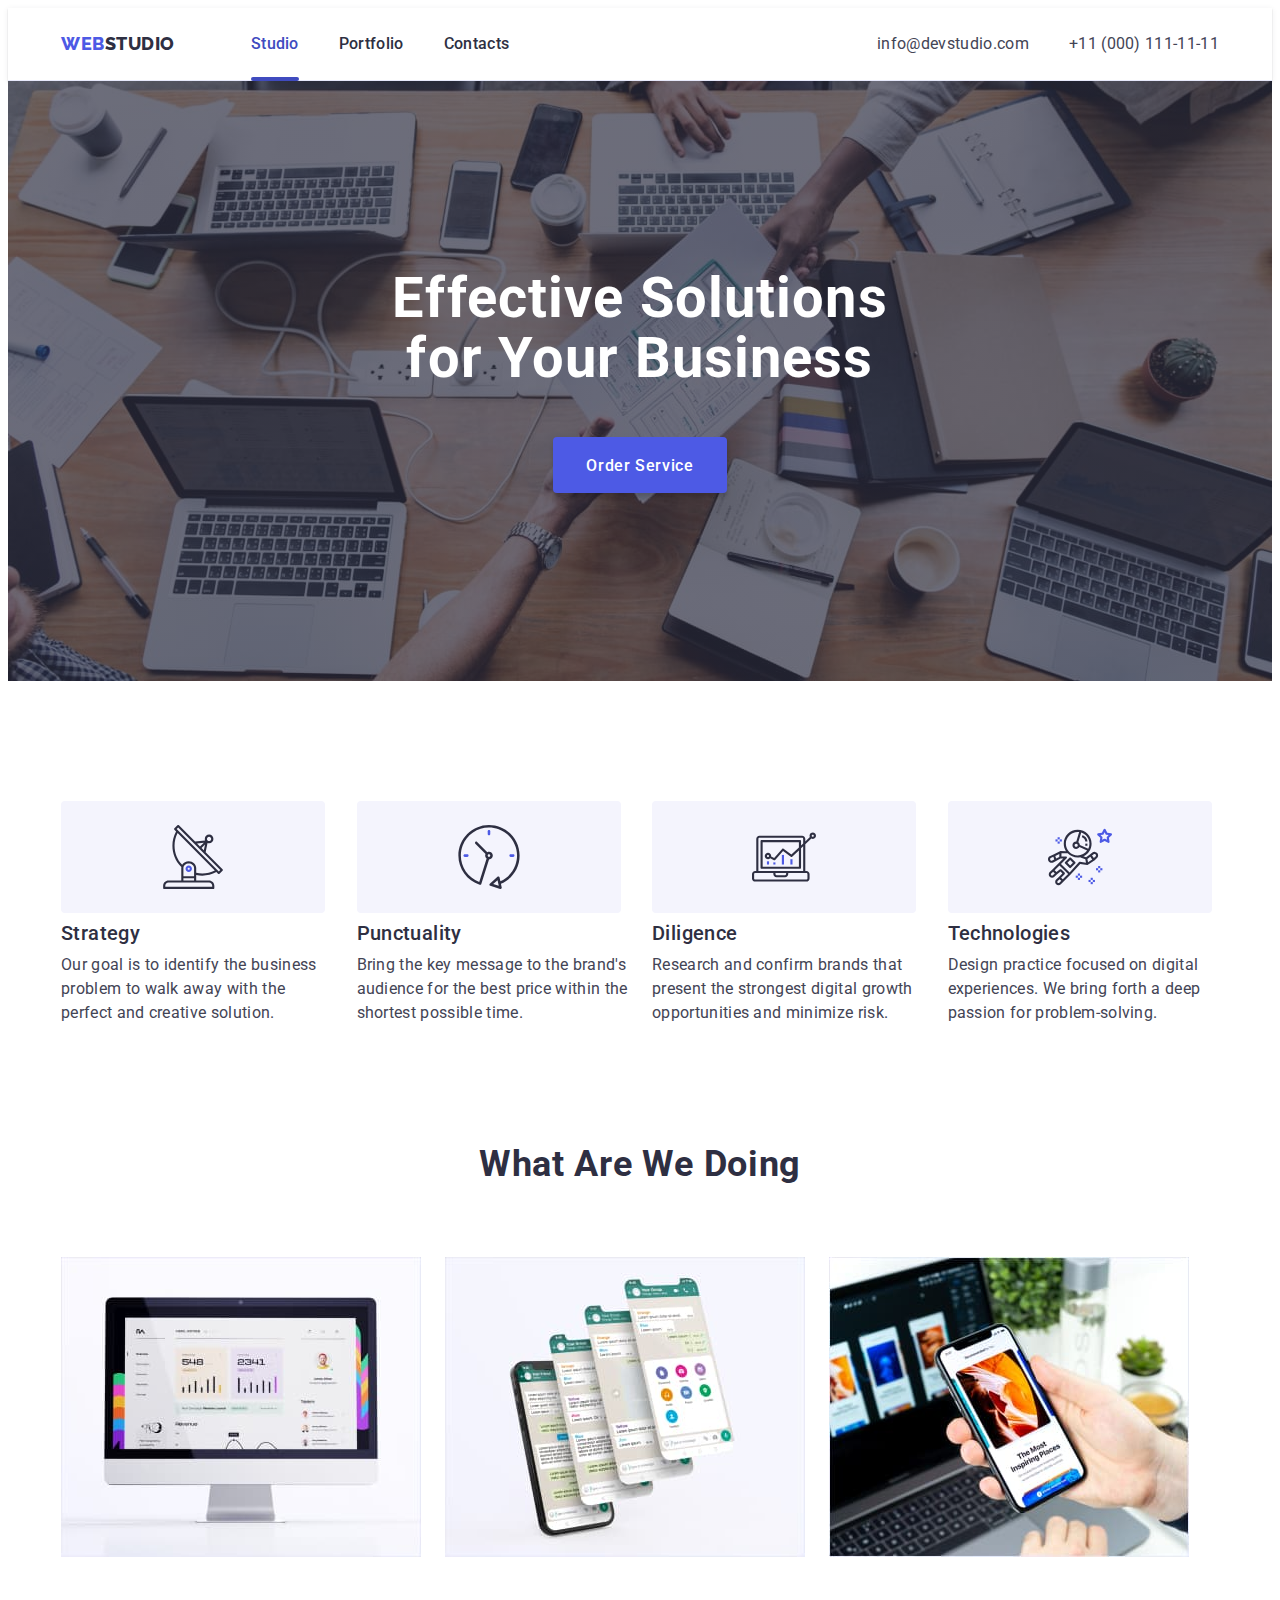
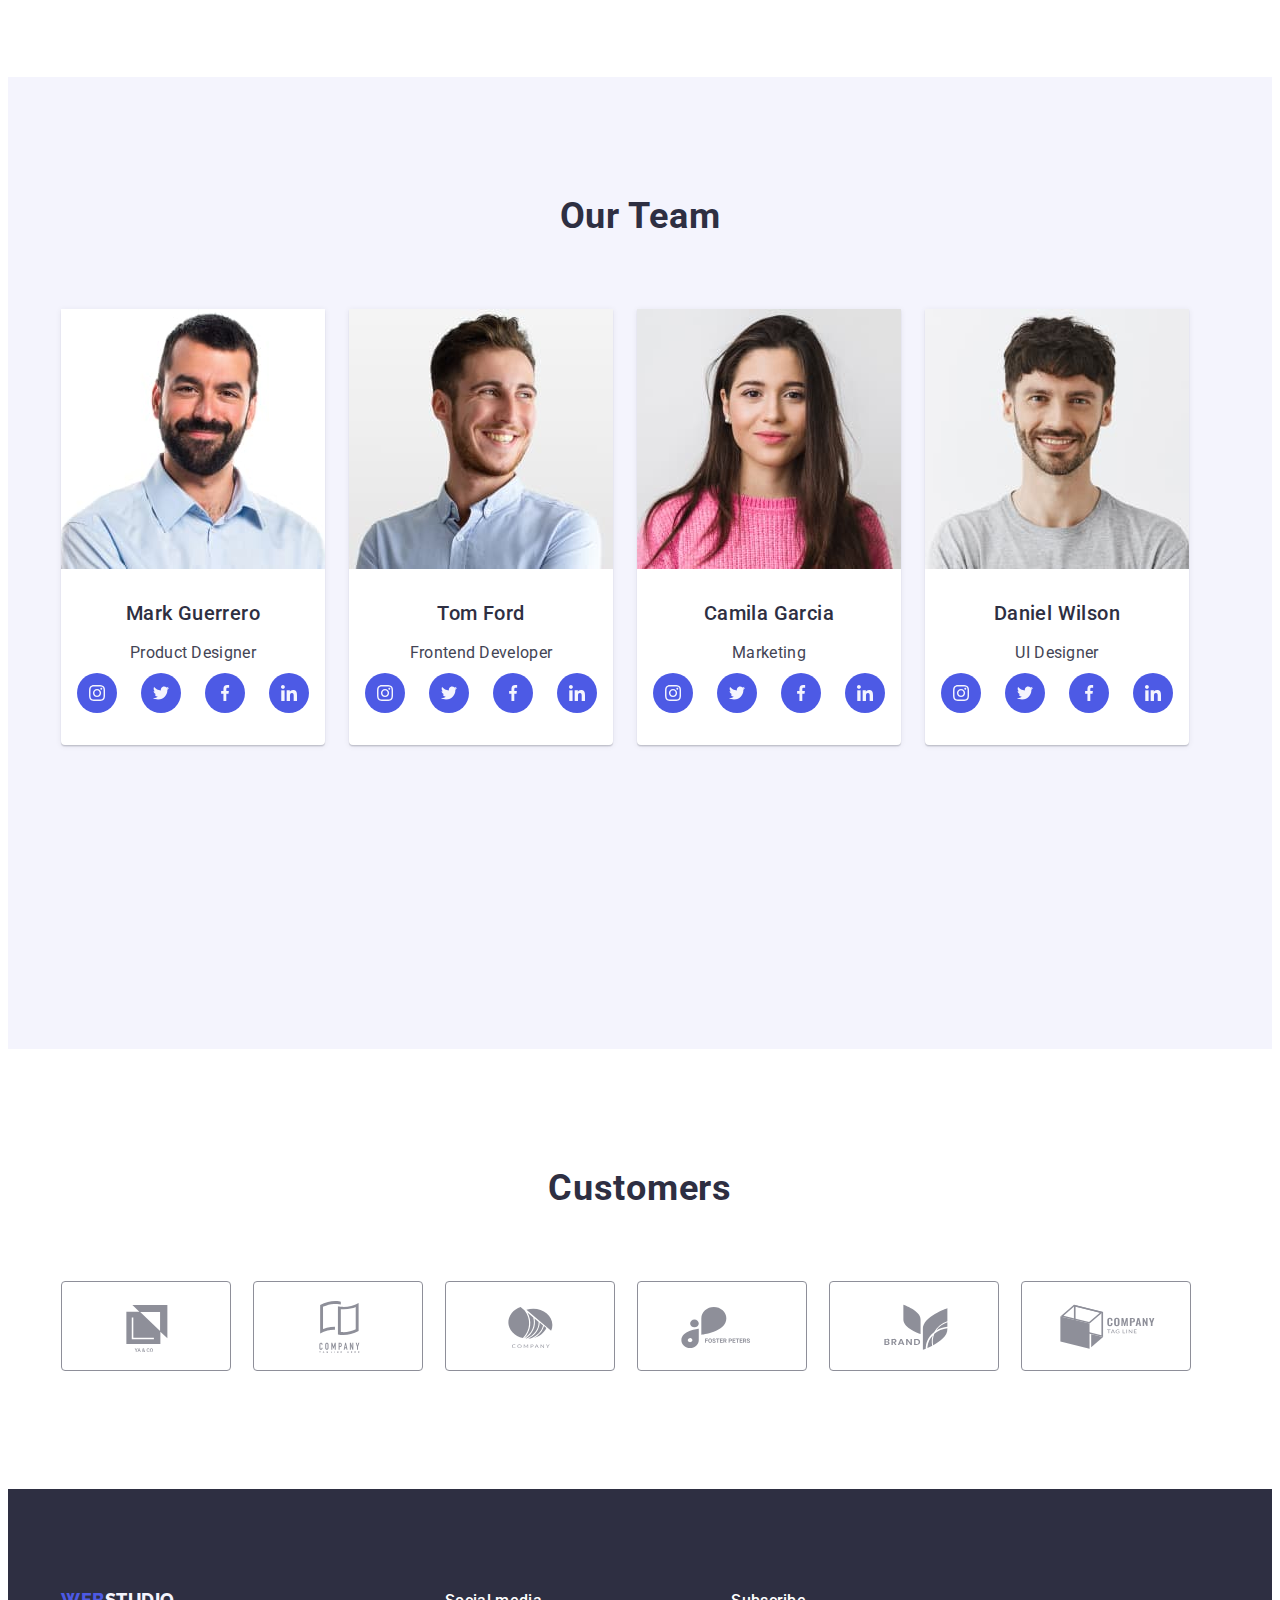
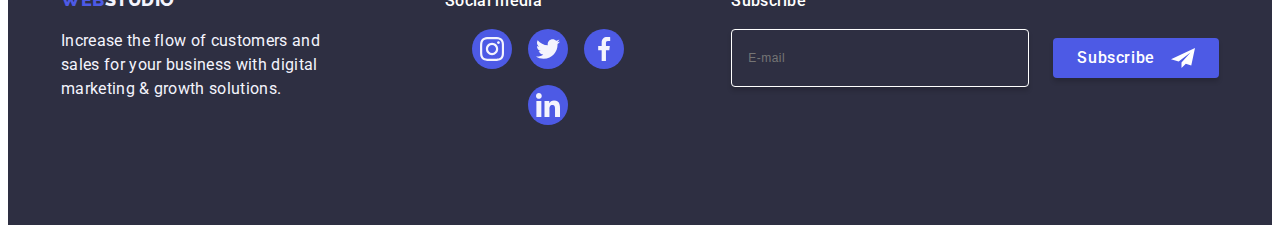
<file: index.html>
<!DOCTYPE html>
<html lang="en">
  <head>
    <meta charset="UTF-8" />
    <meta name="viewport" content="width=device-width, initial-scale=1.0" />
    <link
      rel="stylesheet"
      href="https://cdnjs.cloudflare.com/ajax/libs/modern-normalize/2.0.0/modern-normalize.min.css"
      integrity="sha512-4xo8blKMVCiXpTaLzQSLSw3KFOVPWhm/TRtuPVc4WG6kUgjH6J03IBuG7JZPkcWMxJ5huwaBpOpnwYElP/m6wg=="
      crossorigin="anonymous"
      referrerpolicy="no-referrer"
    />
    <link rel="stylesheet" href="./css/styles.css" />
    <link rel="preconnect" href="https://fonts.googleapis.com" />
    <link rel="preconnect" href="https://fonts.gstatic.com" crossorigin />
    <link
      href="https://fonts.googleapis.com/css2?family=Raleway:wght@800&family=Roboto:wght@400;500;700;900&display=swap"
      rel="stylesheet"
    />

    <title>WEBSTUDIO</title>
    <link rel="stylesheet" href="./css/styles.css" />
  </head>
  <body>
    <header class="header">
      <div class="container">
        <nav class="header-nav">
          <a href="./index.html" class="logo link">
            Web<span class="logocolor">Studio</span></a
          >
          <ul class="list list-nav">
            <li>
              <a href="./index.html" class="heading link current">Studio</a>
            </li>
            <li>
              <a href="./portfolio.html" class="heading link">Portfolio</a>
            </li>
            <li><a href="" class="heading link">Contacts</a></li>
          </ul>
        </nav>
        <address class="address">
          <ul class="list address-list">
            <li>
              <a href="mailto:info@devstudio.com" class="contacts link"
                >info@devstudio.com</a
              >
            </li>
            <li>
              <a href="tel:+110001111111" class="contacts link"
                >+11 (000) 111-11-11</a
              >
            </li>
          </ul>
        </address>
      </div>
    </header>

    <main class="main">
      <!-- hero_image -->
      <section class="hero_image">
        <div class="hero_image-container container">
          <h1 class="h-one-section">Effective Solutions for Your Business</h1>
          <button type="button" class="button-style button" data-modal-open>
            Order Service
          </button>
        </div>
      </section>
      <!-- Section 1 -->
      <section class="section-description">
        <div class="container">
          <h2 hidden class="headings visually-hidden">tyt teg h2</h2>
          <ul class="list">
            <li class="list-desc">
              <div class="desc-svg-bord">
                <svg width="64" height="64">
                  <use href="./images/icons.svg#icon-antenna-1"></use>
                </svg>
              </div>
              <h3 class="h-three-section">Strategy</h3>
              <p class="text-description">
                Our goal is to identify the business problem to walk away with
                the perfect and creative solution.
              </p>
            </li>
            <li class="list-desc">
              <div class="desc-svg-bord">
                <svg width="64" height="64">
                  <use href="./images/icons.svg#icon-clock-1"></use>
                </svg>
              </div>
              <h3 class="h-three-section">Punctuality</h3>
              <p class="text-description">
                Bring the key message to the brand's audience for the best price
                within the shortest possible time.
              </p>
            </li>
            <li class="list-desc">
              <div class="desc-svg-bord">
                <svg width="64" height="64">
                  <use href="./images/icons.svg#icon-diagram-1"></use>
                </svg>
              </div>
              <h3 class="h-three-section">Diligence</h3>
              <p class="text-description">
                Research and confirm brands that present the strongest digital
                growth opportunities and minimize risk.
              </p>
            </li>
            <li class="list-desc">
              <div class="desc-svg-bord">
                <svg width="64" height="64">
                  <use href="./images/icons.svg#icon-astronaut-1"></use>
                </svg>
              </div>
              <h3 class="h-three-section">Technologies</h3>
              <p class="text-description">
                Design practice focused on digital experiences. We bring forth a
                deep passion for problem-solving.
              </p>
            </li>
          </ul>
        </div>
      </section>
      <!-- Section 2 -->
      <section class="opportunities">
        <div class="container">
          <h2 class="headings">What are we doing</h2>
          <ul class="list">
            <li>
              <img
                src="./images/Rectangle1.jpg"
                alt="Rectangle1"
                width="360"
                height="300"
              />
            </li>
            <li>
              <img
                src="./images/Rectangle2.jpg"
                alt="Rectangle2"
                width="360"
                height="300"
              />
            </li>
            <li>
              <img
                src="./images/Rectangle3.jpg"
                alt="Rectangle3"
                width="360"
                height="300"
              />
            </li>
          </ul>
        </div>
      </section>
      <!-- Section 3 -->
      <section class="section-our-team">
        <div class="container">
          <h2 class="headings">Our Team</h2>
          <ul class="list">
            <li class="card">
              <img
                src="./images/Mark.jpg"
                alt="Mark Guerrero"
                width="264"
                height="260"
              />
              <div class="card-content-our-team">
                <h3 class="h-three-section">Mark Guerrero</h3>
                <p class="text-description">Product Designer</p>
                <ul class="list social-links">
                  <li class="social-links-item">
                    <a
                      class="social-links-item-link"
                      href="https://www.instagram.com/"
                      target="_blank"
                    >
                      <svg class="social-icon" width="16" height="16">
                        <use
                          href="./images/icons.svg#icon-instagram-2"
                        ></use></svg
                    ></a>
                  </li>
                  <li class="social-links-item">
                    <a
                      class="social-links-item-link"
                      href="https://www.twitter.com/"
                      target="_blank"
                      ><svg class="social-icon" width="16" height="16">
                        <use
                          href="./images/icons.svg#icon-twitter-1"
                        ></use></svg
                    ></a>
                  </li>
                  <li class="social-links-item">
                    <a
                      class="social-links-item-link"
                      href="https://www.facebook.com/"
                      target="_blank"
                      ><svg class="social-icon" width="16" height="16">
                        <use
                          href="./images/icons.svg#icon-facebook-1"
                        ></use></svg
                    ></a>
                  </li>
                  <li class="social-links-item">
                    <a
                      class="social-links-item-link"
                      href="https://www.linkedin.com/"
                      target="_blank"
                      ><svg class="social-icon" width="16" height="16">
                        <use
                          href="./images/icons.svg#icon-linkedin-1"
                        ></use></svg
                    ></a>
                  </li>
                </ul>
              </div>
            </li>
            <li class="card">
              <img
                src="./images/Tom.jpg"
                alt="Tom Ford"
                width="264"
                height="260"
              />
              <div class="card-content-our-team">
                <h3 class="h-three-section">Tom Ford</h3>
                <p class="text-description">Frontend Developer</p>
                <ul class="list social-links">
                  <li class="social-links-item">
                    <a
                      class="social-links-item-link"
                      href="https://www.instagram.com/"
                      target="_blank"
                    >
                      <svg class="social-icon" width="16" height="16">
                        <use
                          href="./images/icons.svg#icon-instagram-2"
                        ></use></svg
                    ></a>
                  </li>
                  <li class="social-links-item">
                    <a
                      class="social-links-item-link"
                      href="https://www.twitter.com/"
                      target="_blank"
                      ><svg class="social-icon" width="16" height="16">
                        <use
                          href="./images/icons.svg#icon-twitter-1"
                        ></use></svg
                    ></a>
                  </li>
                  <li class="social-links-item">
                    <a
                      class="social-links-item-link"
                      href="https://www.facebook.com/"
                      target="_blank"
                      ><svg class="social-icon" width="16" height="16">
                        <use
                          href="./images/icons.svg#icon-facebook-1"
                        ></use></svg
                    ></a>
                  </li>
                  <li class="social-links-item">
                    <a
                      class="social-links-item-link"
                      href="https://www.linkedin.com/"
                      target="_blank"
                      ><svg class="social-icon" width="16" height="16">
                        <use
                          href="./images/icons.svg#icon-linkedin-1"
                        ></use></svg
                    ></a>
                  </li>
                </ul>
              </div>
            </li>
            <li class="card">
              <img
                src="./images/Camila.jpg"
                alt="Camila Garcia"
                width="264"
                height="260"
              />
              <div class="card-content-our-team">
                <h3 class="h-three-section">Camila Garcia</h3>
                <p class="text-description">Marketing</p>
                <ul class="list social-links">
                  <li class="social-links-item">
                    <a
                      class="social-links-item-link"
                      href="https://www.instagram.com/"
                      target="_blank"
                    >
                      <svg class="social-icon" width="16" height="16">
                        <use
                          href="./images/icons.svg#icon-instagram-2"
                        ></use></svg
                    ></a>
                  </li>
                  <li class="social-links-item">
                    <a
                      class="social-links-item-link"
                      href="https://www.twitter.com/"
                      target="_blank"
                      ><svg class="social-icon" width="16" height="16">
                        <use
                          href="./images/icons.svg#icon-twitter-1"
                        ></use></svg
                    ></a>
                  </li>
                  <li class="social-links-item">
                    <a
                      class="social-links-item-link"
                      href="https://www.facebook.com/"
                      target="_blank"
                      ><svg class="social-icon" width="16" height="16">
                        <use
                          href="./images/icons.svg#icon-facebook-1"
                        ></use></svg
                    ></a>
                  </li>
                  <li class="social-links-item">
                    <a
                      class="social-links-item-link"
                      href="https://www.linkedin.com/"
                      target="_blank"
                      ><svg class="social-icon" width="16" height="16">
                        <use
                          href="./images/icons.svg#icon-linkedin-1"
                        ></use></svg
                    ></a>
                  </li>
                </ul>
              </div>
            </li>
            <li class="card">
              <img
                src="./images/Daniel.jpg"
                alt="Daniel Wilson"
                width="264"
                height="260"
              />
              <div class="card-content-our-team">
                <h3 class="h-three-section">Daniel Wilson</h3>
                <p class="text-description">UI Designer</p>
                <ul class="list social-links">
                  <li class="social-links-item">
                    <a
                      class="social-links-item-link"
                      href="https://www.instagram.com/"
                      target="_blank"
                    >
                      <svg class="social-icon" width="16" height="16">
                        <use
                          href="./images/icons.svg#icon-instagram-2"
                        ></use></svg
                    ></a>
                  </li>
                  <li class="social-links-item">
                    <a
                      class="social-links-item-link"
                      href="https://www.twitter.com/"
                      target="_blank"
                      ><svg class="social-icon" width="16" height="16">
                        <use
                          href="./images/icons.svg#icon-twitter-1"
                        ></use></svg
                    ></a>
                  </li>
                  <li class="social-links-item">
                    <a
                      class="social-links-item-link"
                      href="https://www.facebook.com/"
                      target="_blank"
                      ><svg class="social-icon" width="16" height="16">
                        <use
                          href="./images/icons.svg#icon-facebook-1"
                        ></use></svg
                    ></a>
                  </li>
                  <li class="social-links-item">
                    <a
                      class="social-links-item-link"
                      href="https://www.linkedin.com/"
                      target="_blank"
                      ><svg class="social-icon" width="16" height="16">
                        <use
                          href="./images/icons.svg#icon-linkedin-1"
                        ></use></svg
                    ></a>
                  </li>
                </ul>
              </div>
            </li>
          </ul>
        </div>
      </section>
      <!-- Section 4 -->
      <section class="customers">
        <div class="container">
          <h2 class="headings">Customers</h2>
          <ul class="list customers-list">
            <li class="customers-link">
              <a href="" class="customers-link-item" target="_blank"
                ><svg class="customers-icon" width="104" height="56">
                  <use href="./images/icons.svg#icon-Logo"></use></svg
              ></a>
            </li>
            <li class="customers-link">
              <a href="" class="customers-link-item" target="_blank"
                ><svg class="customers-icon" width="104" height="56">
                  <use href="./images/icons.svg#icon-Logo2"></use></svg
              ></a>
            </li>
            <li class="customers-link">
              <a href="" class="customers-link-item" target="_blank"
                ><svg class="customers-icon" width="104" height="56">
                  <use href="./images/icons.svg#icon-Logo3"></use></svg
              ></a>
            </li>
            <li class="customers-link">
              <a href="" class="customers-link-item" target="_blank"
                ><svg class="customers-icon" width="104" height="56">
                  <use href="./images/icons.svg#icon-Logo4"></use></svg
              ></a>
            </li>
            <li class="customers-link">
              <a href="" class="customers-link-item" target="_blank"
                ><svg class="customers-icon" width="104" height="56">
                  <use href="./images/icons.svg#icon-Logo5"></use></svg
              ></a>
            </li>
            <li class="customers-link">
              <a href="" class="customers-link-item" target="_blank"
                ><svg class="customers-icon" width="104" height="56">
                  <use href="./images/icons.svg#icon-Logo6"></use></svg
              ></a>
            </li>
          </ul>
        </div>
      </section>
    </main>

    <footer class="footer">
      <div class="footer-container container">
        <div class="footer-block-logo">
          <a href="./index.html" class="logo link">
            Web<span class="logocolor-footer">Studio</span></a
          >
          <p class="text-footer">
            Increase the flow of customers and sales for your business with
            digital marketing & growth solutions.
          </p>
        </div>
        <div class="footer-social">
          <p class="footer-social-title">Social media</p>
          <ul class="list social-links">
            <li class="social-links-item">
              <a
                class="social-links-item-link"
                href="https://www.instagram.com/"
                target="_blank"
              >
                <svg class="social-icon" width="24" height="24">
                  <use href="./images/icons.svg#icon-instagram-2"></use></svg
              ></a>
            </li>
            <li class="social-links-item">
              <a
                class="social-links-item-link"
                href="https://www.twitter.com/"
                target="_blank"
                ><svg class="social-icon" width="24" height="24">
                  <use href="./images/icons.svg#icon-twitter-1"></use></svg
              ></a>
            </li>
            <li class="social-links-item">
              <a
                class="social-links-item-link"
                href="https://www.facebook.com/"
                target="_blank"
                ><svg class="social-icon" width="24" height="24">
                  <use href="./images/icons.svg#icon-facebook-1"></use></svg
              ></a>
            </li>
            <li class="social-links-item">
              <a
                class="social-links-item-link"
                href="https://www.linkedin.com/"
                target="_blank"
                ><svg class="social-icon" width="24" height="24">
                  <use href="./images/icons.svg#icon-linkedin-1"></use></svg
              ></a>
            </li>
          </ul>
        </div>
        <div class="footer-send">
          <p class="footer-social-title">Subscribe</p>
          <form class="footer-form" name="send_footer_form" autocomplete="off">
            <label class="footer-label" for="user-email">
              <input
                class="form-input"
                type="email"
                name="user-email"
                placeholder="E-mail"
                id="user-email"
            /></label>
            <button class="footer-button button" type="submit">
              Subscribe
              <svg class="button-icon" width="24" height="24">
                <use href="./images/icons.svg#icon-telegram"></use>
              </svg>
            </button>
          </form>
        </div>
      </div>
    </footer>
    <div class="backdrop is-hidden" data-modal>
      <div class="modal">
        <button type="button" class="close-button" data-modal-close>
          <svg class="backdrop-button-icon" width="8" height="8">
            <use href="./images/icons.svg#icon-close-black-18dp-2-1"></use>
          </svg>
        </button>
        <p class="modal-title">Leave your contacts and we will call you back</p>
        <form class="modal-form" name="modal-form">
          <div class="modal-form-field">
            <label class="modal-form-label" for="user-name">Name</label>
            <div class="modal-form-field-input">
              <input
                class="modal-form-input"
                type="text"
                name="user-name"
                id="user-name"
                placeholder=""
                required
              />
              <svg class="modal-form-icon" width="18" height="24">
                <use href="./images/icons.svg#icon-person"></use>
              </svg>
            </div>
          </div>
          <div class="modal-form-field">
            <label class="modal-form-label" for="tel">Phone</label>
            <div class="modal-form-field-input">
              <input
                class="modal-form-input"
                type="tel"
                id="tel"
                name="tel"
                placeholder=""
                minlength="12"
                maxlength="12"
              />
              <svg class="modal-form-icon" width="18" height="24">
                <use href="./images/icons.svg#icon-phone"></use>
              </svg>
            </div>
          </div>
          <div class="modal-form-field">
            <label class="modal-form-label" for="email">Email</label>
            <div class="modal-form-field-input">
              <input
                class="modal-form-input"
                type="email"
                name="email"
                id="email"
                placeholder=""
                required
              />
              <svg class="modal-form-icon" width="18" height="24">
                <use href="./images/icons.svg#icon-email"></use>
              </svg>
            </div>
          </div>
          <div class="modal-form-field-textarea">
            <label class="modal-form-label" for="user-comment">Comment</label>
            <textarea
              class="modal-form-comment"
              name="user-comment"
              id="user-comment"
              rows="5"
              placeholder="Text input"
            ></textarea>
          </div>
          <div class="modal-form-field-checkbox">
            <input
              class="modal-form-checkbox visually-hidden"
              type="checkbox"
              name="user-privacy"
              id="user-privacy"
              value="true"
            />
            <label class="modal-form-ppolicy" for="user-privacy">
              <span class="modal-form-desc">
                <svg class="checkbox-icon" width="10" height="8">
                  <use href="./images/icons.svg#icon-chekbox-click"></use></svg
              ></span>
              I accept the terms and conditions of the
              <a
                class="modal-form-desc-ppolicy"
                href=""
                target="_blank"
                rel="noopener noreferrer"
                >Privacy Policy</a
              ></label
            >
          </div>
          <button class="modal-form-button button button-style" type="submit">
            Send
          </button>
        </form>
      </div>
    </div>
    <script src="./js/modal.js"></script>
  </body>
</html>
</file>
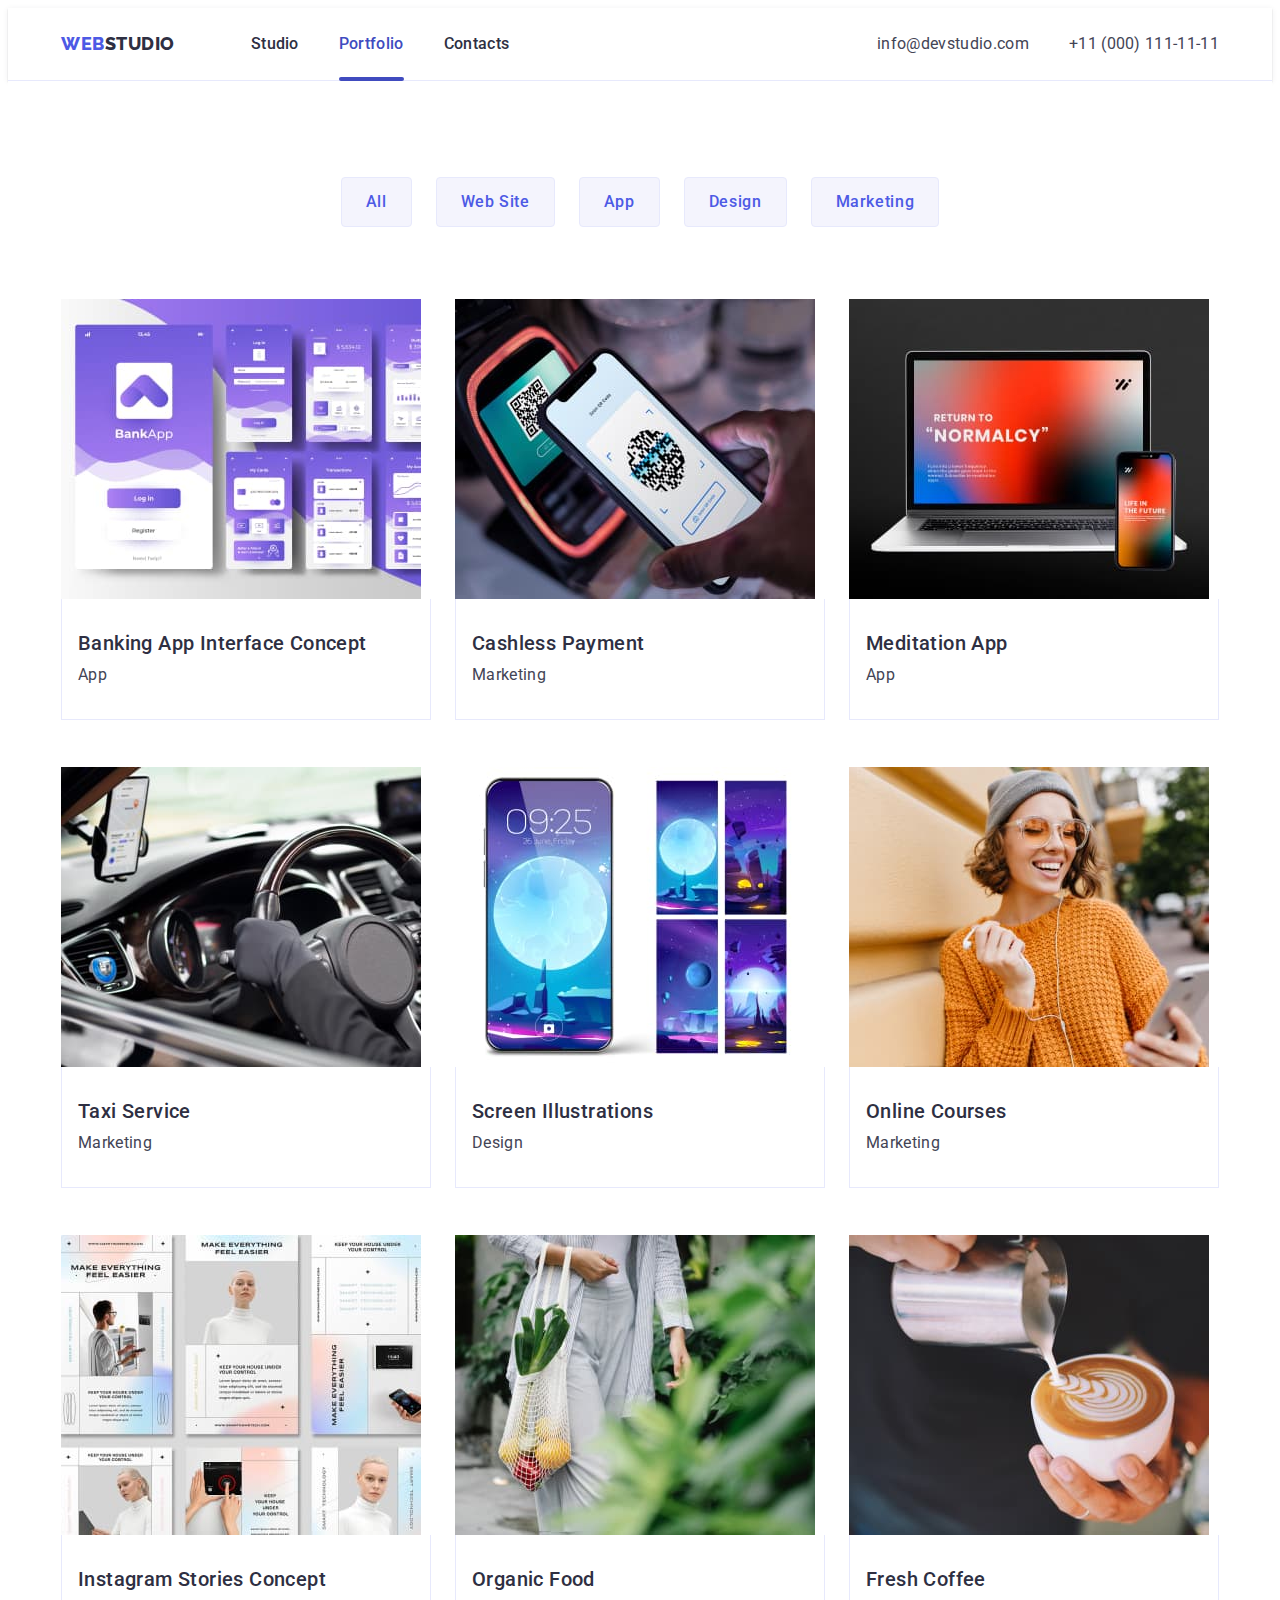
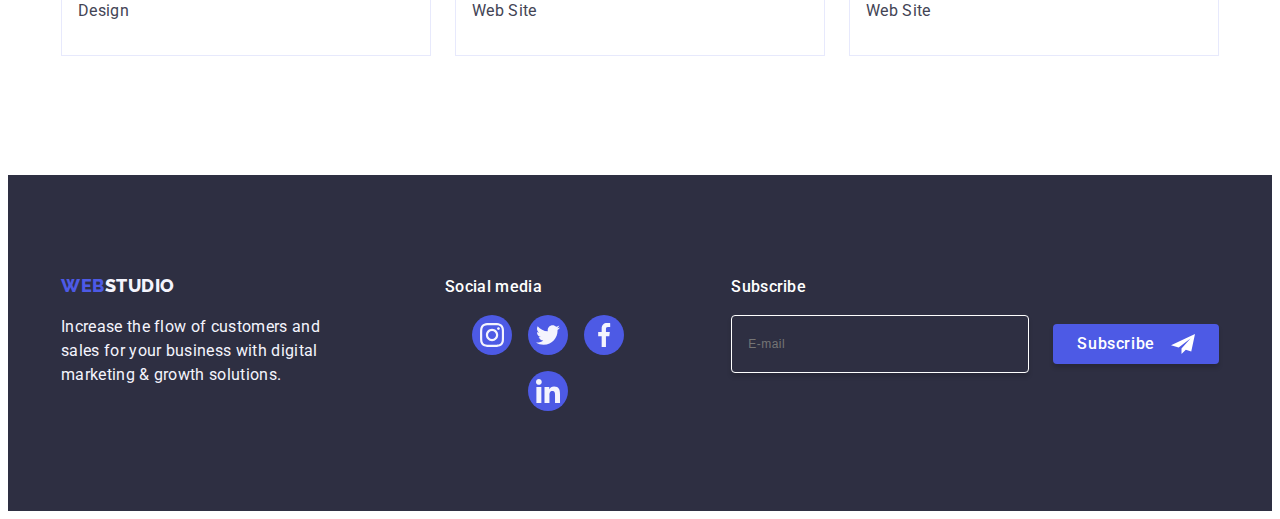
<file: portfolio.html>
<!DOCTYPE html>
<html lang="en">
  <head>
    <meta charset="UTF-8" />
    <meta name="viewport" content="width=device-width, initial-scale=1.0" />
    <link
      rel="stylesheet"
      href="https://cdnjs.cloudflare.com/ajax/libs/modern-normalize/2.0.0/modern-normalize.min.css"
      integrity="sha512-4xo8blKMVCiXpTaLzQSLSw3KFOVPWhm/TRtuPVc4WG6kUgjH6J03IBuG7JZPkcWMxJ5huwaBpOpnwYElP/m6wg=="
      crossorigin="anonymous"
      referrerpolicy="no-referrer"
    />
    <link rel="stylesheet" href="./css/styles.css" />
    <link rel="preconnect" href="https://fonts.googleapis.com" />
    <link rel="preconnect" href="https://fonts.gstatic.com" crossorigin />
    <link
      href="https://fonts.googleapis.com/css2?family=Raleway:wght@800&family=Roboto:wght@400;500;700;900&display=swap"
      rel="stylesheet"
    />
    <title>WEBSTUDIO Portfolio</title>
    <link rel="stylesheet" href="./css/styles.css" />
  </head>
  <body>
    <!-- Header sectoin -->

    <header class="header">
      <div class="container">
        <nav class="header-nav">
          <a href="./index.html" class="logo link">
            Web<span class="logocolor">Studio</span></a
          >
          <ul class="list list-nav">
            <li><a href="./index.html" class="heading link">Studio</a></li>
            <li>
              <a href="./portfolio.html" class="heading link current"
                >Portfolio</a
              >
            </li>
            <li><a href="" class="heading link">Contacts</a></li>
          </ul>
        </nav>
        <address class="address">
          <ul class="list address-list">
            <li>
              <a href="mailto:info@devstudio.com" class="contacts link"
                >info@devstudio.com</a
              >
            </li>
            <li>
              <a href="tel:+110001111111" class="contacts link"
                >+11 (000) 111-11-11</a
              >
            </li>
          </ul>
        </address>
      </div>
    </header>

    <main class="main-portfolio">
      <!-- Portfolio -->
      <section class="main-portfolio-section">
        <div class="container">
          <h1 hidden class="h-one-section visually-hidden">Portfolio</h1>
          <ul class="list button-filters-list">
            <li>
              <button type="button" class="filters button-filters">All</button>
            </li>
            <li>
              <button type="button" class="filters button-filters">
                Web Site
              </button>
            </li>
            <li>
              <button type="button" class="filters button-filters">App</button>
            </li>
            <li>
              <button type="button" class="filters button-filters">
                Design
              </button>
            </li>
            <li>
              <button type="button" class="filters button-filters">
                Marketing
              </button>
            </li>
          </ul>
          <ul class="list project-card">
            <li class="project-card-list">
              <a href="" class="link project-card-img">
                <div class="overlay">
                  <img
                    src="./images/portfolio/Row1/img-1.jpg"
                    alt="Bancing App"
                    width="360"
                    height="300"
                  />
                  <p class="overlay-text">
                    14 Stylish and User-Friendly App Design Concepts · Task
                    Manager App · Calorie Tracker App · Exotic Fruit Ecommerce
                    App · Cloud Storage App
                  </p>
                </div>
                <div class="card-content">
                  <h2 class="h-two-section">Banking App Interface Concept</h2>
                  <p class="text-description">App</p>
                </div></a
              >
            </li>
            <li class="project-card-list">
              <a href="" class="link project-card-img">
                <div class="overlay">
                  <img
                    src="./images/portfolio/Row1/img-2.jpg"
                    alt="Cashless Payment"
                    width="360"
                    height="300"
                  />
                  <p class="overlay-text">
                    14 Stylish and User-Friendly App Design Concepts · Task
                    Manager App · Calorie Tracker App · Exotic Fruit Ecommerce
                    App · Cloud Storage App
                  </p>
                </div>
                <div class="card-content">
                  <h2 class="h-two-section">Cashless Payment</h2>
                  <p class="text-description">Marketing</p>
                </div></a
              >
            </li>
            <li class="project-card-list">
              <a href="" class="link project-card-img">
                <div class="overlay">
                  <img
                    src="./images/portfolio/Row1/img-3.jpg"
                    alt="Meditaion App"
                    width="360"
                    height="300"
                  />
                  <p class="overlay-text">
                    14 Stylish and User-Friendly App Design Concepts · Task
                    Manager App · Calorie Tracker App · Exotic Fruit Ecommerce
                    App · Cloud Storage App
                  </p>
                </div>
                <div class="card-content">
                  <h2 class="h-two-section">Meditation App</h2>
                  <p class="text-description">App</p>
                </div></a
              >
            </li>
            <li class="project-card-list">
              <a href="" class="link project-card-img">
                <div class="overlay">
                  <img
                    src="./images/portfolio/Row2/img-1.jpg"
                    alt="Taxi Service"
                    width="360"
                    height="300"
                  />
                  <p class="overlay-text">
                    14 Stylish and User-Friendly App Design Concepts · Task
                    Manager App · Calorie Tracker App · Exotic Fruit Ecommerce
                    App · Cloud Storage App
                  </p>
                </div>
                <div class="card-content">
                  <h2 class="h-two-section">Taxi Service</h2>
                  <p class="text-description">Marketing</p>
                </div></a
              >
            </li>
            <li class="project-card-list">
              <a href="" class="link project-card-img">
                <div class="overlay">
                  <img
                    src="./images/portfolio/Row2/img-2.jpg"
                    alt="Screen Illustrations"
                    width="360"
                    height="300"
                  />
                  <p class="overlay-text">
                    14 Stylish and User-Friendly App Design Concepts · Task
                    Manager App · Calorie Tracker App · Exotic Fruit Ecommerce
                    App · Cloud Storage App
                  </p>
                </div>
                <div class="card-content">
                  <h2 class="h-two-section">Screen Illustrations</h2>
                  <p class="text-description">Design</p>
                </div></a
              >
            </li>
            <li class="project-card-list">
              <a href="" class="link project-card-img">
                <div class="overlay">
                  <img
                    src="./images/portfolio/Row2/img-3.jpg"
                    alt="Online Courses"
                    width="360"
                    height="300"
                  />
                  <p class="overlay-text">
                    14 Stylish and User-Friendly App Design Concepts · Task
                    Manager App · Calorie Tracker App · Exotic Fruit Ecommerce
                    App · Cloud Storage App
                  </p>
                </div>
                <div class="card-content">
                  <h2 class="h-two-section">Online Courses</h2>
                  <p class="text-description">Marketing</p>
                </div></a
              >
            </li>
            <li class="project-card-list">
              <a href="" class="link project-card-img">
                <div class="overlay">
                  <img
                    src="./images/portfolio/Row3/img-1.jpg"
                    alt="Instagram Stories Concept"
                    width="360"
                    height="300"
                  />
                  <p class="overlay-text">
                    14 Stylish and User-Friendly App Design Concepts · Task
                    Manager App · Calorie Tracker App · Exotic Fruit Ecommerce
                    App · Cloud Storage App
                  </p>
                </div>
                <div class="card-content">
                  <h2 class="h-two-section">Instagram Stories Concept</h2>
                  <p class="text-description">Design</p>
                </div></a
              >
            </li>
            <li class="project-card-list">
              <a href="" class="link project-card-img">
                <div class="overlay">
                  <img
                    src="./images/portfolio/Row3/img-2.jpg"
                    alt="Organic Food"
                    width="360"
                    height="300"
                  />
                  <p class="overlay-text">
                    14 Stylish and User-Friendly App Design Concepts · Task
                    Manager App · Calorie Tracker App · Exotic Fruit Ecommerce
                    App · Cloud Storage App
                  </p>
                </div>
                <div class="card-content">
                  <h2 class="h-two-section">Organic Food</h2>
                  <p class="text-description">Web Site</p>
                </div></a
              >
            </li>
            <li class="project-card-list">
              <a href="" class="link project-card-img">
                <div class="overlay">
                  <img
                    src="./images/portfolio/Row3/img-3.jpg"
                    alt="Fresh Coffee"
                    width="360"
                    height="300"
                  />
                  <p class="overlay-text">
                    14 Stylish and User-Friendly App Design Concepts · Task
                    Manager App · Calorie Tracker App · Exotic Fruit Ecommerce
                    App · Cloud Storage App
                  </p>
                </div>
                <div class="card-content">
                  <h2 class="h-two-section">Fresh Coffee</h2>
                  <p class="text-description">Web Site</p>
                </div></a
              >
            </li>
          </ul>
        </div>
      </section>
    </main>

    <!-- Footer section -->

    <footer class="footer">
      <div class="footer-container container">
        <div class="footer-block-logo">
          <a href="./index.html" class="logo link">
            Web<span class="logocolor-footer">Studio</span></a
          >
          <p class="text-footer">
            Increase the flow of customers and sales for your business with
            digital marketing & growth solutions.
          </p>
        </div>
        <div class="footer-social">
          <p class="footer-social-title">Social media</p>
          <ul class="list social-links">
            <li class="social-links-item">
              <a
                class="social-links-item-link"
                href="https://www.instagram.com/"
                target="_blank"
              >
                <svg class="social-icon" width="24" height="24">
                  <use href="./images/icons.svg#icon-instagram-2"></use></svg
              ></a>
            </li>
            <li class="social-links-item">
              <a
                class="social-links-item-link"
                href="https://www.twitter.com/"
                target="_blank"
                ><svg class="social-icon" width="24" height="24">
                  <use href="./images/icons.svg#icon-twitter-1"></use></svg
              ></a>
            </li>
            <li class="social-links-item">
              <a
                class="social-links-item-link"
                href="https://www.facebook.com/"
                target="_blank"
                ><svg class="social-icon" width="24" height="24">
                  <use href="./images/icons.svg#icon-facebook-1"></use></svg
              ></a>
            </li>
            <li class="social-links-item">
              <a
                class="social-links-item-link"
                href="https://www.linkedin.com/"
                target="_blank"
                ><svg class="social-icon" width="24" height="24">
                  <use href="./images/icons.svg#icon-linkedin-1"></use></svg
              ></a>
            </li>
          </ul>
        </div>
        <div class="footer-send">
          <p class="footer-social-title">Subscribe</p>
          <form class="footer-form" name="send_footer_form" autocomplete="off">
            <label class="footer-label" for="user-email">
              <input
                class="form-input"
                type="email"
                name="user-email"
                placeholder="E-mail"
                id="user-email"
            /></label>
            <button class="footer-button button" type="submit">
              Subscribe
              <svg class="button-icon" width="24" height="24">
                <use href="./images/icons.svg#icon-telegram"></use>
              </svg>
            </button>
          </form>
        </div>
      </div>
    </footer>
  </body>
</html>
</file>
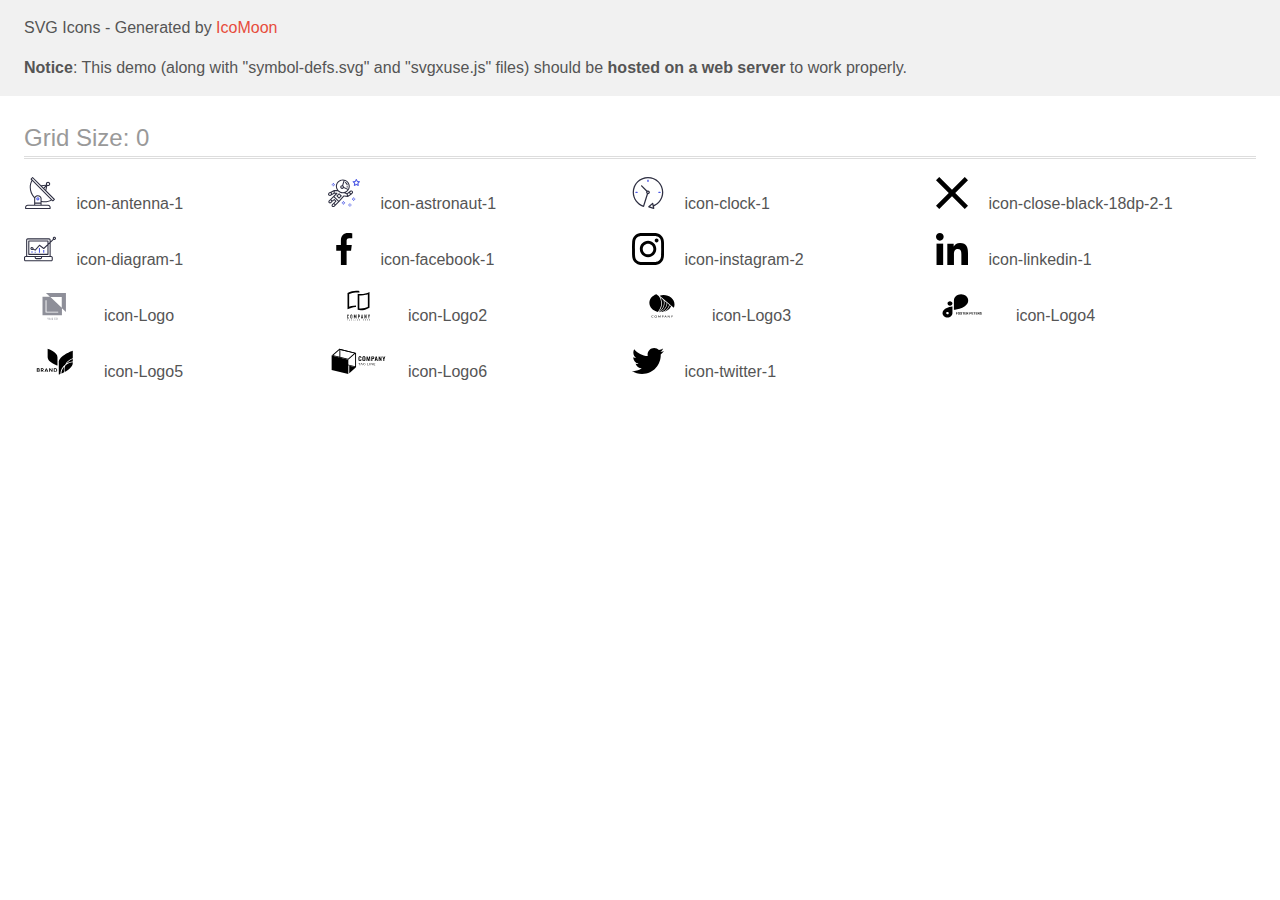
<file: images/icons/icomoon/demo-external-svg.html>
<!doctype html>
<html>
<head>
    <title>IcoMoon - SVG Icons</title>
    <meta charset="utf-8">
    <meta name="viewport" content="width=device-width, initial-scale=1">
    <link rel="stylesheet" href="demo-files/demo.css">
    <link rel="stylesheet" href="style.css">
</head>
<body>
<header class="bgc1 clearfix">
<div class="mhl">
    <p>SVG Icons - Generated by <a href="https://icomoon.io/app">IcoMoon</a></p><p><strong>Notice</strong>: This demo (along with "symbol-defs.svg" and "svgxuse.js" files) should be <b>hosted on a web server</b> to work properly.</p>
</div>
</header>
    <div class="clearfix mhl ptl">
        <h1 class="mvm mtn fgc1">Grid Size: 0</h1>
        <div class="glyph fs1">
            <div class="clearfix pbs">
                <svg class="icon icon-antenna-1"><use xlink:href="symbol-defs.svg#icon-antenna-1"></use></svg><span class="name"> icon-antenna-1</span>
            </div>
        </div>
        <div class="glyph fs1">
            <div class="clearfix pbs">
                <svg class="icon icon-astronaut-1"><use xlink:href="symbol-defs.svg#icon-astronaut-1"></use></svg><span class="name"> icon-astronaut-1</span>
            </div>
        </div>
        <div class="glyph fs1">
            <div class="clearfix pbs">
                <svg class="icon icon-clock-1"><use xlink:href="symbol-defs.svg#icon-clock-1"></use></svg><span class="name"> icon-clock-1</span>
            </div>
        </div>
        <div class="glyph fs1">
            <div class="clearfix pbs">
                <svg class="icon icon-close-black-18dp-2-1"><use xlink:href="symbol-defs.svg#icon-close-black-18dp-2-1"></use></svg><span class="name"> icon-close-black-18dp-2-1</span>
            </div>
        </div>
        <div class="glyph fs1">
            <div class="clearfix pbs">
                <svg class="icon icon-diagram-1"><use xlink:href="symbol-defs.svg#icon-diagram-1"></use></svg><span class="name"> icon-diagram-1</span>
            </div>
        </div>
        <div class="glyph fs1">
            <div class="clearfix pbs">
                <svg class="icon icon-facebook-1"><use xlink:href="symbol-defs.svg#icon-facebook-1"></use></svg><span class="name"> icon-facebook-1</span>
            </div>
        </div>
        <div class="glyph fs1">
            <div class="clearfix pbs">
                <svg class="icon icon-instagram-2"><use xlink:href="symbol-defs.svg#icon-instagram-2"></use></svg><span class="name"> icon-instagram-2</span>
            </div>
        </div>
        <div class="glyph fs1">
            <div class="clearfix pbs">
                <svg class="icon icon-linkedin-1"><use xlink:href="symbol-defs.svg#icon-linkedin-1"></use></svg><span class="name"> icon-linkedin-1</span>
            </div>
        </div>
        <div class="glyph fs1">
            <div class="clearfix pbs">
                <svg class="icon icon-Logo"><use xlink:href="symbol-defs.svg#icon-Logo"></use></svg><span class="name"> icon-Logo</span>
            </div>
        </div>
        <div class="glyph fs1">
            <div class="clearfix pbs">
                <svg class="icon icon-Logo2"><use xlink:href="symbol-defs.svg#icon-Logo2"></use></svg><span class="name"> icon-Logo2</span>
            </div>
        </div>
        <div class="glyph fs1">
            <div class="clearfix pbs">
                <svg class="icon icon-Logo3"><use xlink:href="symbol-defs.svg#icon-Logo3"></use></svg><span class="name"> icon-Logo3</span>
            </div>
        </div>
        <div class="glyph fs1">
            <div class="clearfix pbs">
                <svg class="icon icon-Logo4"><use xlink:href="symbol-defs.svg#icon-Logo4"></use></svg><span class="name"> icon-Logo4</span>
            </div>
        </div>
        <div class="glyph fs1">
            <div class="clearfix pbs">
                <svg class="icon icon-Logo5"><use xlink:href="symbol-defs.svg#icon-Logo5"></use></svg><span class="name"> icon-Logo5</span>
            </div>
        </div>
        <div class="glyph fs1">
            <div class="clearfix pbs">
                <svg class="icon icon-Logo6"><use xlink:href="symbol-defs.svg#icon-Logo6"></use></svg><span class="name"> icon-Logo6</span>
            </div>
        </div>
        <div class="glyph fs1">
            <div class="clearfix pbs">
                <svg class="icon icon-twitter-1"><use xlink:href="symbol-defs.svg#icon-twitter-1"></use></svg><span class="name"> icon-twitter-1</span>
            </div>
        </div>
  </div>
<script defer src="svgxuse.js"></script>
</body>
</html>
</file>
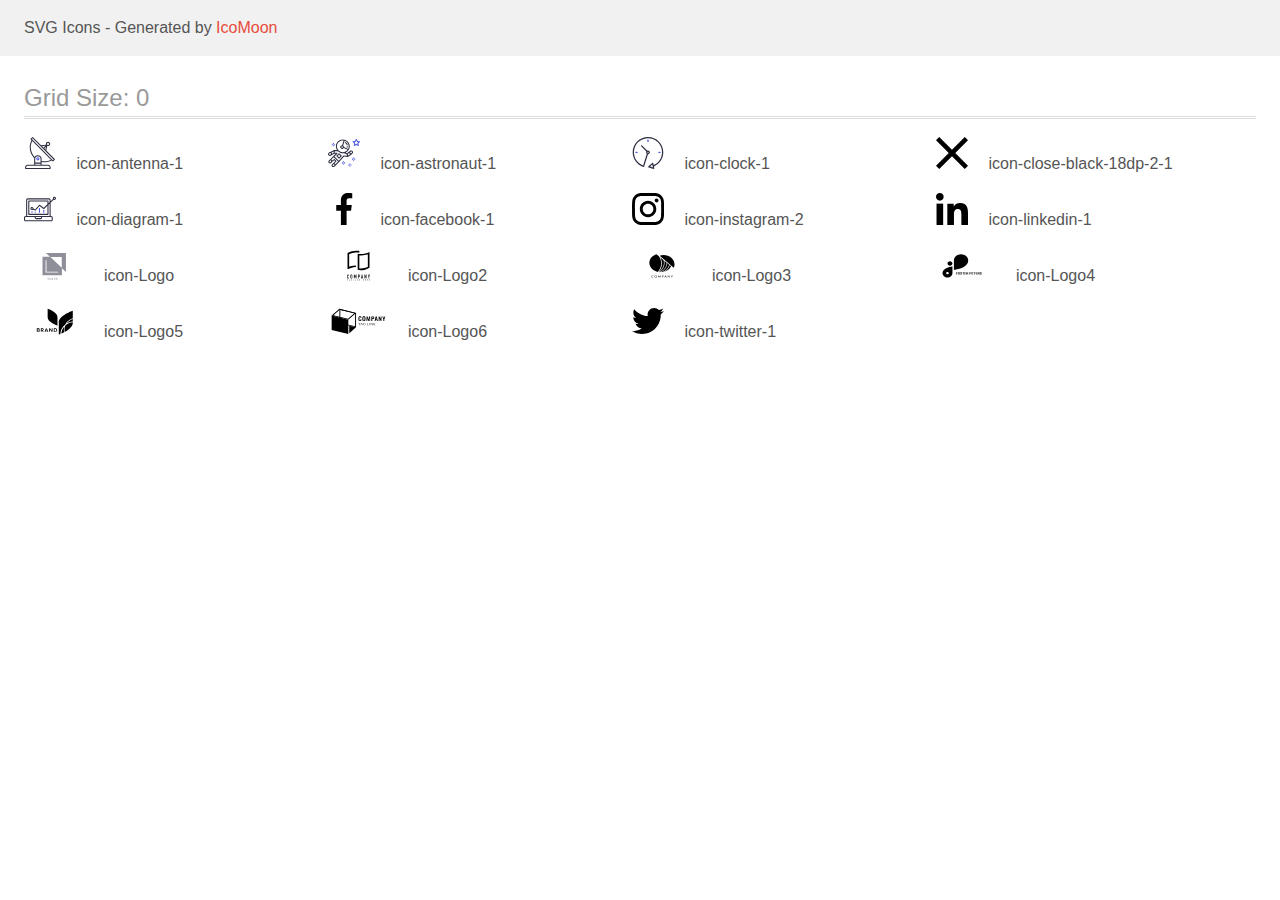
<file: images/icons/icomoon/demo.html>
<!doctype html>
<html>
<head>
    <title>IcoMoon - SVG Icons</title>
    <meta charset="utf-8">
    <meta name="viewport" content="width=device-width, initial-scale=1">
    <link rel="stylesheet" href="demo-files/demo.css">
    <link rel="stylesheet" href="style.css">
</head>
<body>
<svg aria-hidden="true" style="position: absolute; width: 0; height: 0; overflow: hidden;" version="1.1" xmlns="http://www.w3.org/2000/svg" xmlns:xlink="http://www.w3.org/1999/xlink">
<defs>
<symbol id="icon-antenna-1" viewBox="0 0 32 32">
<path fill="#2e2f42" style="fill: var(--color1, #2e2f42)" d="M30.773 22.098l-8.443-8.505 0.937-4.615c0.242 0.094 0.499 0.144 0.758 0.146h0.006c1.192 0.014 2.17-0.941 2.184-2.133s-0.941-2.17-2.133-2.184c-1.192-0.014-2.17 0.941-2.184 2.133-0.003 0.255 0.039 0.509 0.125 0.749l-4.96 0.605-8.091-8.133c-0.099-0.101-0.235-0.159-0.377-0.16-0.14 0.001-0.274 0.056-0.373 0.155l-1.513 1.504c-0.208 0.208-0.208 0.546 0 0.754l0.814 0.826c-3.153 5.798-2.129 12.978 2.519 17.663 0.043 0.041 0.092 0.074 0.146 0.098-0.034 0.18-0.051 0.364-0.052 0.547v6.187h-6.4c-1.472 0.002-2.665 1.195-2.667 2.667v1.067c0 0.295 0.239 0.533 0.533 0.533h24.533c0.295 0 0.533-0.239 0.533-0.533v-1.067c-0.002-1.472-1.195-2.665-2.667-2.667h-6.4v-2.742c1.003 0.21 2.024 0.317 3.049 0.32 2.458-0.003 4.877-0.615 7.040-1.783l0.818 0.823c0.099 0.101 0.235 0.159 0.377 0.16 0.14-0.001 0.274-0.056 0.373-0.155l1.513-1.504c0.208-0.208 0.208-0.546 0-0.754zM23.28 6.233c0.418-0.415 1.093-0.414 1.509 0.004s0.414 1.093-0.004 1.508c-0.2 0.199-0.47 0.31-0.752 0.31h-0.003c-0.589-0.003-1.064-0.483-1.061-1.072 0.002-0.282 0.115-0.552 0.314-0.751h-0.002zM22.024 9.738l-0.598 2.946-1.175-1.182 1.774-1.763zM21.419 8.836l-1.92 1.909-1.485-1.493 3.405-0.415zM24.004 28.8c0.884 0 1.6 0.716 1.6 1.6v0.533h-23.467v-0.533c0-0.884 0.716-1.6 1.6-1.6h20.267zM16.537 26.667v1.067h-5.333v-1.067h5.333zM11.204 25.6v-4.053c0-1.294 1.196-2.347 2.667-2.347s2.667 1.053 2.667 2.347v4.053h-5.333zM17.604 23.904v-2.357c0-1.882-1.675-3.413-3.733-3.413-1.331-0.020-2.576 0.657-3.281 1.786-4.058-4.274-4.971-10.645-2.279-15.887l18.602 18.708c-2.872 1.461-6.165 1.873-9.309 1.163zM28.893 23.22l-21.057-21.181 0.755-0.752 7.935 7.98c0.004 0 0.006 0.007 0.010 0.010l13.115 13.191-0.757 0.752z"></path>
<path fill="#4d5ae5" style="fill: var(--color2, #4d5ae5)" d="M13.876 20.267h-0.005c-0.884-0.001-1.601 0.714-1.602 1.598s0.714 1.601 1.598 1.602h0.005c0.884 0.001 1.601-0.714 1.602-1.598s-0.714-1.601-1.598-1.602zM14.249 22.245c-0.1 0.1-0.236 0.156-0.378 0.155-0.295-0.002-0.532-0.242-0.531-0.536 0.001-0.141 0.057-0.276 0.157-0.375s0.233-0.154 0.373-0.155c0.295 0.002 0.532 0.242 0.531 0.536-0.001 0.141-0.057 0.276-0.157 0.375h0.005z"></path>
</symbol>
<symbol id="icon-astronaut-1" viewBox="0 0 32 32">
<path fill="#4d5ae5" style="fill: var(--color2, #4d5ae5)" d="M31.974 4.524c-0.063-0.193-0.229-0.333-0.43-0.363l-1.91-0.278-0.855-1.731c-0.179-0.365-0.777-0.365-0.956 0l-0.855 1.731-1.91 0.278c-0.201 0.029-0.367 0.17-0.431 0.363-0.062 0.193-0.011 0.405 0.135 0.547l1.383 1.348-0.326 1.903c-0.034 0.2 0.048 0.402 0.212 0.522 0.166 0.121 0.382 0.135 0.562 0.040l1.709-0.899 1.709 0.899c0.078 0.041 0.164 0.061 0.249 0.061 0.11 0 0.221-0.034 0.314-0.102 0.164-0.119 0.246-0.322 0.212-0.522l-0.326-1.903 1.383-1.348c0.145-0.142 0.197-0.354 0.135-0.547zM29.511 5.851c-0.125 0.122-0.183 0.299-0.153 0.472l0.191 1.114-1-0.526c-0.078-0.041-0.163-0.061-0.249-0.061s-0.17 0.020-0.249 0.061l-1.001 0.526 0.191-1.114c0.030-0.173-0.028-0.349-0.153-0.472l-0.81-0.789 1.119-0.163c0.174-0.025 0.324-0.134 0.402-0.292l0.5-1.013 0.5 1.013c0.078 0.157 0.228 0.267 0.402 0.292l1.119 0.163-0.809 0.789z"></path>
<path fill="#4d5ae5" style="fill: var(--color2, #4d5ae5)" d="M26.133 20.522h-1.067v1.067h1.067v-1.067z"></path>
<path fill="#4d5ae5" style="fill: var(--color2, #4d5ae5)" d="M26.133 22.656h-1.067v1.067h1.067v-1.067z"></path>
<path fill="#4d5ae5" style="fill: var(--color2, #4d5ae5)" d="M27.2 21.589h-1.067v1.067h1.067v-1.067z"></path>
<path fill="#4d5ae5" style="fill: var(--color2, #4d5ae5)" d="M25.067 21.589h-1.067v1.067h1.067v-1.067z"></path>
<path fill="#4d5ae5" style="fill: var(--color2, #4d5ae5)" d="M22.4 26.389h-1.067v1.067h1.067v-1.067z"></path>
<path fill="#4d5ae5" style="fill: var(--color2, #4d5ae5)" d="M22.4 28.522h-1.067v1.067h1.067v-1.067z"></path>
<path fill="#4d5ae5" style="fill: var(--color2, #4d5ae5)" d="M23.467 27.456h-1.067v1.067h1.067v-1.067z"></path>
<path fill="#4d5ae5" style="fill: var(--color2, #4d5ae5)" d="M21.333 27.456h-1.067v1.067h1.067v-1.067z"></path>
<path fill="#4d5ae5" style="fill: var(--color2, #4d5ae5)" d="M16 24.256h-1.067v1.067h1.067v-1.067z"></path>
<path fill="#4d5ae5" style="fill: var(--color2, #4d5ae5)" d="M16 26.389h-1.067v1.067h1.067v-1.067z"></path>
<path fill="#4d5ae5" style="fill: var(--color2, #4d5ae5)" d="M17.067 25.322h-1.067v1.067h1.067v-1.067z"></path>
<path fill="#4d5ae5" style="fill: var(--color2, #4d5ae5)" d="M14.933 25.322h-1.067v1.067h1.067v-1.067z"></path>
<path fill="#4d5ae5" style="fill: var(--color2, #4d5ae5)" d="M5.867 6.122h-1.067v1.067h1.067v-1.067z"></path>
<path fill="#4d5ae5" style="fill: var(--color2, #4d5ae5)" d="M5.867 8.255h-1.067v1.067h1.067v-1.067z"></path>
<path fill="#4d5ae5" style="fill: var(--color2, #4d5ae5)" d="M6.933 7.189h-1.067v1.067h1.067v-1.067z"></path>
<path fill="#4d5ae5" style="fill: var(--color2, #4d5ae5)" d="M4.8 7.189h-1.067v1.067h1.067v-1.067z"></path>
<path fill="#2e2f42" style="fill: var(--color1, #2e2f42)" d="M24.715 14.159c-0.287-0.388-0.709-0.637-1.188-0.705-0.481-0.068-0.956 0.058-1.34 0.352l-1.252 0.96-1.898 1.417-1.358-0.541c2.421-1.086 4.114-3.508 4.114-6.32 0-3.823-3.123-6.933-6.961-6.933s-6.961 3.11-6.961 6.933c0 1.386 0.414 2.674 1.12 3.758l-2.764-0.024c-0.002 0-0.003 0-0.005 0-0.009 0-0.015 0.004-0.023 0.005-0.053 0.002-0.105 0.013-0.155 0.031-0.013 0.005-0.026 0.008-0.038 0.013-0.006 0.003-0.013 0.003-0.019 0.006l-3.233 1.596c-0.001 0-0.001 0-0.001 0.001l-1.893 0.911c-0.021 0.009-0.042 0.021-0.063 0.035-0.755 0.502-1.012 1.489-0.598 2.295 0.22 0.429 0.595 0.745 1.056 0.889 0.178 0.055 0.359 0.083 0.539 0.083 0.29 0 0.577-0.071 0.839-0.211l1.388-0.738 2.264-1.169 1.357-0.008-5.442 5.416c-0.001 0.001-0.001 0.001-0.002 0.001l-1.339 1.333c-0.316 0.315-0.49 0.732-0.49 1.178s0.174 0.863 0.49 1.179c0.325 0.323 0.752 0.485 1.179 0.485s0.854-0.162 1.18-0.485l1.314-1.309 1.741-1.3 0.901 0.897-1.762 1.754c-0 0.001-0.001 0.001-0.002 0.001l-1.339 1.333c-0.316 0.315-0.49 0.732-0.49 1.178s0.174 0.863 0.49 1.179c0.325 0.323 0.753 0.485 1.18 0.485s0.855-0.162 1.18-0.485l3.482-3.467c0.001-0.001 0.001-0.001 0.001-0.002l1.010-1-0.004-0.004c0.006-0.006 0.015-0.009 0.022-0.015l5.166-5.658 3.471 0.494c0.025 0.004 0.050 0.005 0.075 0.005 0.065 0 0.127-0.015 0.187-0.038 0.018-0.006 0.033-0.015 0.050-0.023 0.019-0.010 0.039-0.015 0.058-0.027l3.213-2.133c0.012-0.008 0.018-0.021 0.029-0.029 0.013-0.010 0.029-0.014 0.041-0.026l1.271-1.191c0.662-0.62 0.753-1.635 0.212-2.362zM2.13 17.77c-0.173 0.093-0.37 0.111-0.558 0.052-0.187-0.058-0.338-0.186-0.427-0.358-0.161-0.314-0.068-0.695 0.214-0.902l1.314-0.632 0.449 1.313-0.992 0.527zM5.628 15.942l-1.548 0.8-0.439-1.283 2.027-1.001-0.040 1.484zM20.727 9.322c0 0.918-0.219 1.785-0.599 2.559l-4.181-1.899c-0.044-0.573-0.341-1.075-0.788-1.388l1.464-4.86c2.378 0.756 4.105 2.974 4.105 5.588zM8.938 9.322c0-3.235 2.644-5.867 5.894-5.867 0.253 0 0.5 0.021 0.745 0.052l-1.432 4.754c-0.019-0.001-0.037-0.006-0.057-0.006-1.033 0-1.873 0.837-1.873 1.867s0.84 1.867 1.873 1.867c0.694 0 1.294-0.383 1.618-0.945l3.862 1.755c-1.075 1.446-2.795 2.39-4.737 2.39-3.25 0-5.894-2.632-5.894-5.867zM14.894 10.122c0 0.441-0.362 0.8-0.806 0.8s-0.806-0.359-0.806-0.8c0-0.441 0.362-0.8 0.806-0.8s0.806 0.359 0.806 0.8zM2.465 25.146c-0.236 0.234-0.619 0.234-0.854 0.001-0.114-0.114-0.176-0.263-0.176-0.423s0.062-0.309 0.176-0.421l0.962-0.958 0.851 0.848-0.959 0.955zM5.679 28.88c-0.236 0.234-0.619 0.235-0.855 0.001-0.114-0.114-0.176-0.263-0.176-0.423s0.062-0.309 0.176-0.421l0.963-0.959 0.852 0.848-0.96 0.955zM9.16 25.411c-0.001 0-0.001 0-0.002 0.001l-1.765 1.76-0.852-0.848 1.763-1.755c0 0 0 0 0-0s0.001-0.001 0.002-0.001c0.040-0.040 0.065-0.088 0.090-0.135 0.007-0.014 0.020-0.026 0.026-0.040 0.017-0.041 0.019-0.085 0.026-0.129 0.003-0.025 0.014-0.047 0.014-0.073 0-0.036-0.013-0.070-0.020-0.106-0.006-0.032-0.006-0.065-0.019-0.095-0.020-0.050-0.055-0.094-0.091-0.138-0.010-0.012-0.014-0.027-0.025-0.038 0 0 0 0-0.001 0s-0.001-0.002-0.001-0.002l-1.607-1.6c-0.017-0.017-0.039-0.024-0.058-0.038-0.028-0.022-0.055-0.042-0.087-0.058-0.030-0.015-0.061-0.024-0.093-0.033-0.034-0.010-0.067-0.017-0.103-0.020-0.033-0.002-0.063 0.001-0.095 0.005-0.036 0.004-0.069 0.009-0.104 0.020-0.034 0.011-0.063 0.027-0.094 0.045-0.020 0.011-0.042 0.015-0.061 0.029l-1.773 1.324-0.901-0.897 2.399-2.386 4.361 4.289-0.928 0.919zM15.979 18.394c-0.015-0.002-0.030 0.004-0.045 0.003-0.039-0.002-0.076 0.001-0.115 0.007-0.030 0.005-0.059 0.011-0.088 0.021-0.034 0.012-0.065 0.028-0.097 0.047-0.030 0.018-0.057 0.037-0.083 0.061-0.013 0.011-0.028 0.017-0.040 0.029l-4.698 5.146-4.328-4.257 2.833-2.818c0.209-0.208 0.21-0.546 0.002-0.755-0.105-0.105-0.243-0.157-0.381-0.156v-0.001l-2.219 0.013 0.028-1.607 3.104 0.027c1.265 1.294 3.029 2.101 4.981 2.101 0.437 0 0.864-0.045 1.279-0.123 0.040 0.032 0.079 0.065 0.13 0.085l2.41 0.96 0.152 0.758 0.178 0.885-3.003-0.427zM20.020 18.572l-0.313-1.558 1.446-1.080 0.947 1.257-2.080 1.381zM23.774 15.741l-0.838 0.785-0.931-1.236 0.831-0.637c0.155-0.119 0.351-0.168 0.543-0.143 0.193 0.027 0.364 0.128 0.48 0.284 0.217 0.292 0.18 0.699-0.085 0.947z"></path>
<path fill="#2e2f42" style="fill: var(--color1, #2e2f42)" d="M13.602 18.544l-2.143-2.133c-0.207-0.207-0.545-0.207-0.753 0l-2.142 2.133c-0.1 0.101-0.157 0.236-0.157 0.378s0.056 0.278 0.157 0.378l2.142 2.133c0.104 0.103 0.241 0.155 0.377 0.155s0.273-0.052 0.376-0.155l2.143-2.133c0.1-0.1 0.157-0.236 0.157-0.378s-0.057-0.278-0.157-0.378zM11.083 20.303l-1.387-1.381 1.387-1.381 1.387 1.381-1.387 1.381z"></path>
<path fill="#2e2f42" style="fill: var(--color1, #2e2f42)" d="M17.164 5.071l-0.258 1.036c0.071 0.018 1.738 0.452 1.738 2.149h1.067c-0-2.017-1.666-2.965-2.547-3.185z"></path>
<path fill="#2e2f42" style="fill: var(--color1, #2e2f42)" d="M19.711 9.322h-1.067v1.067h1.067v-1.067z"></path>
</symbol>
<symbol id="icon-clock-1" viewBox="0 0 32 32">
<path fill="#2e2f42" style="fill: var(--color1, #2e2f42)" d="M31.297 15.301c-0.002-8.452-6.855-15.303-15.308-15.301s-15.303 6.855-15.301 15.308c0.001 6.658 4.307 12.551 10.649 14.576 0.061 0.019 0.124 0.029 0.187 0.029 0.121-0 0.239-0.032 0.342-0.094 0.135-0.080 0.236-0.207 0.283-0.356l3.865-12.25c1.057-0.005 1.909-0.866 1.903-1.923s-0.866-1.909-1.923-1.903c-0.284 0.001-0.565 0.067-0.82 0.191l-5.106-5.107c-0.253-0.245-0.657-0.238-0.902 0.016-0.239 0.247-0.239 0.639 0 0.886l5.103 5.109c-0.392 0.799-0.168 1.764 0.536 2.309l-3.683 11.673c-7.278-2.681-11.004-10.754-8.323-18.032s10.754-11.004 18.032-8.323c7.278 2.681 11.004 10.754 8.323 18.032-1.31 3.556-4.001 6.431-7.462 7.973l-0.398-1.874c-0.073-0.345-0.411-0.565-0.756-0.492-0.109 0.023-0.209 0.074-0.293 0.148l-3.837 3.426c-0.263 0.234-0.287 0.637-0.052 0.9 0.076 0.085 0.174 0.149 0.283 0.184l4.899 1.564c0.335 0.108 0.694-0.077 0.802-0.412 0.034-0.106 0.040-0.219 0.017-0.328l-0.391-1.839c5.664-2.388 9.342-7.942 9.329-14.089zM15.992 14.664c0.352 0 0.638 0.286 0.638 0.638s-0.286 0.638-0.638 0.638c-0.352 0-0.638-0.285-0.638-0.638s0.285-0.638 0.638-0.638zM18.093 29.528l2.184-1.948 0.603 2.84-2.787-0.892z"></path>
<path fill="#4d5ae5" style="fill: var(--color2, #4d5ae5)" d="M15.354 3.185v1.275c0 0.352 0.285 0.638 0.638 0.638s0.638-0.285 0.638-0.638v-1.275c0-0.352-0.286-0.638-0.638-0.638s-0.638 0.286-0.638 0.638z"></path>
<path fill="#4d5ae5" style="fill: var(--color2, #4d5ae5)" d="M3.876 14.664c-0.352 0-0.638 0.286-0.638 0.638s0.285 0.638 0.638 0.638h1.275c0.352 0 0.638-0.285 0.638-0.638s-0.285-0.638-0.638-0.638h-1.275z"></path>
<path fill="#4d5ae5" style="fill: var(--color2, #4d5ae5)" d="M28.108 15.939c0.352 0 0.638-0.285 0.638-0.638s-0.285-0.638-0.638-0.638h-1.275c-0.352 0-0.638 0.286-0.638 0.638s0.286 0.638 0.638 0.638h1.275z"></path>
</symbol>
<symbol id="icon-close-black-18dp-2-1" viewBox="0 0 32 32">
<path d="M32 3.223l-3.223-3.223-12.777 12.777-12.777-12.777-3.223 3.223 12.777 12.777-12.777 12.777 3.223 3.223 12.777-12.777 12.777 12.777 3.223-3.223-12.777-12.777 12.777-12.777z"></path>
</symbol>
<symbol id="icon-diagram-1" viewBox="0 0 32 32">
<path fill="#4d5ae5" style="fill: var(--color2, #4d5ae5)" d="M14.925 14.965h1.066v4.798h-1.066v-4.797z"></path>
<path fill="#4d5ae5" style="fill: var(--color2, #4d5ae5)" d="M19.19 17.097h1.066v2.665h-1.066v-2.665z"></path>
<path fill="#4d5ae5" style="fill: var(--color2, #4d5ae5)" d="M10.661 18.696h1.066v1.066h-1.066v-1.066z"></path>
<path fill="#4d5ae5" style="fill: var(--color2, #4d5ae5)" d="M7.463 18.163h1.066v1.599h-1.066v-1.599z"></path>
<path fill="#2e2f42" style="fill: var(--color1, #2e2f42)" d="M1.599 28.291h25.587c0.883 0 1.599-0.716 1.599-1.599v-2.132c0-0.883-0.716-1.599-1.599-1.599h-0.533v-13.293l3.028-2.868c0.703 0.346 1.553 0.136 2.013-0.499s0.396-1.508-0.152-2.068-1.42-0.644-2.065-0.198c-0.644 0.446-0.873 1.292-0.542 2.002l-2.281 2.163v-1.23c0-0.883-0.716-1.599-1.599-1.599h-21.322c-0.883 0-1.599 0.716-1.599 1.599v15.992h-0.533c-0.883 0-1.599 0.716-1.599 1.599v2.132c0 0.883 0.716 1.599 1.599 1.599zM30.384 4.837c0.294 0 0.533 0.239 0.533 0.533s-0.239 0.533-0.533 0.533c-0.294 0-0.533-0.239-0.533-0.533s0.239-0.533 0.533-0.533zM3.198 6.969c0-0.294 0.239-0.533 0.533-0.533h21.322c0.294 0 0.533 0.239 0.533 0.533v2.239l-1.066 1.013v-2.186c0-0.294-0.239-0.533-0.533-0.533h-19.19c-0.294 0-0.533 0.239-0.533 0.533v13.326c0 0.294 0.239 0.533 0.533 0.533h19.19c0.294 0 0.533-0.239 0.533-0.533v-9.674l1.066-1.010v12.284h-22.388v-15.992zM7.996 13.899c-0.721-0.002-1.354 0.478-1.546 1.174s0.105 1.433 0.725 1.801c0.62 0.368 1.41 0.276 1.928-0.226l1.853 0.93c0.215 0.108 0.476 0.057 0.636-0.123l3.939-4.431 3.872 2.901c0.208 0.156 0.498 0.139 0.686-0.039l3.365-3.188v8.131h-18.124v-12.26h18.124v2.66l-3.771 3.572-3.904-2.927c-0.222-0.166-0.534-0.135-0.718 0.072l-3.993 4.493-1.493-0.746c0.011-0.064 0.018-0.129 0.020-0.193 0-0.883-0.716-1.599-1.599-1.599zM8.529 15.498c0 0.294-0.239 0.533-0.533 0.533s-0.533-0.239-0.533-0.533c0-0.294 0.239-0.533 0.533-0.533s0.533 0.239 0.533 0.533zM11.727 24.027h5.331v0.533c0 0.294-0.239 0.533-0.533 0.533h-4.264c-0.294 0-0.533-0.239-0.533-0.533v-0.533zM1.066 24.56c0-0.294 0.239-0.533 0.533-0.533h9.062v0.533c0 0.883 0.716 1.599 1.599 1.599h4.264c0.883 0 1.599-0.716 1.599-1.599v-0.533h9.062c0.294 0 0.533 0.239 0.533 0.533v2.132c0 0.294-0.239 0.533-0.533 0.533h-25.587c-0.294 0-0.533-0.239-0.533-0.533v-2.132z"></path>
</symbol>
<symbol id="icon-facebook-1" viewBox="0 0 32 32">
<path d="M21.329 5.313h2.921v-5.088c-0.504-0.069-2.237-0.225-4.256-0.225-4.212 0-7.097 2.649-7.097 7.519v4.481h-4.648v5.688h4.648v14.312h5.699v-14.311h4.46l0.708-5.688h-5.169v-3.919c0.001-1.644 0.444-2.769 2.735-2.769z"></path>
</symbol>
<symbol id="icon-instagram-2" viewBox="0 0 32 32">
<path d="M31.969 9.408c-0.075-1.7-0.35-2.869-0.744-3.882-0.406-1.075-1.031-2.038-1.85-2.838-0.8-0.813-1.769-1.444-2.832-1.844-1.019-0.394-2.182-0.669-3.882-0.744-1.713-0.081-2.257-0.1-6.601-0.1s-4.888 0.019-6.595 0.094c-1.7 0.075-2.869 0.35-3.882 0.744-1.075 0.406-2.038 1.031-2.838 1.85-0.813 0.8-1.444 1.769-1.844 2.832-0.394 1.019-0.669 2.182-0.744 3.882-0.081 1.713-0.1 2.257-0.1 6.601s0.019 4.888 0.094 6.595c0.075 1.7 0.35 2.869 0.744 3.882 0.406 1.075 1.038 2.038 1.85 2.838 0.8 0.813 1.769 1.444 2.832 1.844 1.019 0.394 2.182 0.669 3.882 0.744 1.706 0.075 2.25 0.094 6.595 0.094s4.888-0.018 6.595-0.094c1.7-0.075 2.869-0.35 3.882-0.744 2.151-0.831 3.851-2.532 4.682-4.682 0.394-1.019 0.669-2.182 0.744-3.882 0.075-1.707 0.094-2.251 0.094-6.595s-0.006-4.888-0.081-6.595zM29.087 22.473c-0.069 1.563-0.331 2.407-0.55 2.969-0.538 1.394-1.644 2.501-3.038 3.038-0.563 0.219-1.413 0.481-2.969 0.55-1.688 0.075-2.194 0.094-6.464 0.094s-4.782-0.018-6.464-0.094c-1.563-0.069-2.407-0.331-2.969-0.55-0.694-0.256-1.325-0.663-1.838-1.194-0.531-0.519-0.938-1.144-1.194-1.838-0.219-0.563-0.481-1.413-0.55-2.969-0.075-1.688-0.094-2.194-0.094-6.464s0.019-4.782 0.094-6.464c0.069-1.563 0.331-2.407 0.55-2.969 0.256-0.694 0.663-1.325 1.2-1.838 0.519-0.531 1.144-0.938 1.838-1.194 0.563-0.219 1.413-0.481 2.969-0.55 1.688-0.075 2.194-0.094 6.464-0.094 4.276 0 4.782 0.019 6.464 0.094 1.563 0.069 2.407 0.331 2.969 0.55 0.694 0.256 1.325 0.662 1.838 1.194 0.531 0.519 0.938 1.144 1.194 1.838 0.219 0.563 0.481 1.413 0.55 2.969 0.075 1.688 0.094 2.194 0.094 6.464s-0.019 4.77-0.094 6.457z"></path>
<path d="M16.059 7.782c-4.538 0-8.22 3.682-8.22 8.22s3.682 8.22 8.22 8.22c4.538 0 8.22-3.682 8.22-8.22s-3.682-8.22-8.22-8.22zM16.059 21.335c-2.944 0-5.332-2.388-5.332-5.332s2.388-5.332 5.332-5.332c2.944 0 5.332 2.388 5.332 5.332s-2.388 5.332-5.332 5.332z"></path>
<path d="M26.524 7.457c0 1.060-0.859 1.919-1.919 1.919s-1.919-0.859-1.919-1.919c0-1.060 0.859-1.919 1.919-1.919s1.919 0.859 1.919 1.919z"></path>
</symbol>
<symbol id="icon-linkedin-1" viewBox="0 0 32 32">
<path d="M31.992 32v-0.001h0.008v-11.736c0-5.741-1.236-10.164-7.948-10.164-3.227 0-5.392 1.771-6.276 3.449h-0.093v-2.913h-6.364v21.364h6.627v-10.579c0-2.785 0.528-5.479 3.977-5.479 3.399 0 3.449 3.179 3.449 5.657v10.401h6.62z"></path>
<path d="M0.528 10.636h6.635v21.364h-6.635v-21.364z"></path>
<path d="M3.843-0c-2.121 0-3.843 1.721-3.843 3.843s1.721 3.879 3.843 3.879c2.121 0 3.843-1.757 3.843-3.879-0.001-2.121-1.723-3.843-3.843-3.843v0z"></path>
</symbol>
<symbol id="icon-Logo" viewBox="0 0 59 32">
<path fill="#8e8f99" style="fill: var(--color3, #8e8f99)" d="M21.714 4l4.004 3.815-7.433-0.004v18.51h19.429v-7.077l4 3.811v-19.054h-20zM37.538 18.796l-11.354-10.817h11.354v10.817zM34.013 23.613h-12.653v-12.449h0.894v11.606h11.759v0.843zM23.883 29.749l-0.472-0.97h-0.389l0.684 1.284v0.748h0.353v-0.748l0.684-1.284h-0.388l-0.472 0.97zM25.622 28.78h0.084l0.767 2.031h-0.368l-0.164-0.476h-0.786l-0.164 0.476h-0.367l0.765-2.031h0.234zM25.249 30.058h0.595l-0.298-0.862-0.297 0.862zM27.704 29.721c-0.015-0.020-0.030-0.038-0.044-0.057-0.052-0.069-0.093-0.135-0.121-0.2s-0.043-0.132-0.043-0.201c0-0.106 0.022-0.197 0.066-0.273s0.106-0.135 0.186-0.176c0.080-0.042 0.173-0.063 0.28-0.063 0.103 0 0.192 0.021 0.266 0.063 0.075 0.041 0.133 0.095 0.173 0.163s0.061 0.142 0.061 0.223c0 0.064-0.012 0.123-0.035 0.176s-0.055 0.101-0.096 0.145c-0.041 0.044-0.088 0.085-0.142 0.124l-0.141 0.103 0.402 0.475c0.013-0.026 0.025-0.053 0.036-0.082 0.034-0.089 0.052-0.188 0.052-0.297h0.29c0 0.099-0.010 0.192-0.029 0.28s-0.049 0.17-0.091 0.245c-0.017 0.031-0.036 0.061-0.058 0.090l0.298 0.351h-0.389l-0.118-0.139c-0.064 0.049-0.133 0.086-0.208 0.114-0.099 0.035-0.204 0.053-0.315 0.053-0.135 0-0.252-0.025-0.35-0.074s-0.175-0.117-0.229-0.204c-0.053-0.087-0.080-0.186-0.080-0.297 0-0.083 0.017-0.155 0.052-0.218s0.081-0.122 0.141-0.176c0.055-0.050 0.118-0.1 0.188-0.15zM27.871 29.925l-0.042 0.031c-0.049 0.040-0.086 0.079-0.11 0.116s-0.039 0.070-0.046 0.1c-0.008 0.031-0.011 0.058-0.011 0.081 0 0.059 0.013 0.113 0.038 0.162s0.064 0.087 0.113 0.116c0.050 0.028 0.111 0.042 0.183 0.042 0.077 0 0.152-0.017 0.225-0.052 0.036-0.018 0.071-0.039 0.103-0.064l-0.452-0.532zM27.951 29.554l0.125-0.084c0.059-0.039 0.1-0.077 0.126-0.114s0.038-0.086 0.038-0.142c0-0.048-0.019-0.093-0.056-0.134s-0.090-0.061-0.158-0.061c-0.047 0-0.087 0.011-0.12 0.034s-0.057 0.050-0.074 0.087c-0.016 0.035-0.024 0.075-0.024 0.119 0 0.042 0.011 0.085 0.032 0.13s0.051 0.090 0.088 0.138c0.008 0.010 0.015 0.020 0.023 0.029zM31.505 30.15h-0.349c-0.010 0.088-0.032 0.163-0.064 0.225s-0.079 0.106-0.141 0.138c-0.061 0.032-0.142 0.047-0.241 0.047-0.082 0-0.152-0.016-0.211-0.049s-0.107-0.079-0.145-0.138c-0.037-0.059-0.065-0.131-0.084-0.213s-0.026-0.177-0.026-0.279v-0.172c0-0.108 0.010-0.204 0.029-0.287s0.051-0.156 0.091-0.213c0.040-0.058 0.090-0.101 0.149-0.131s0.129-0.045 0.209-0.045c0.098 0 0.177 0.017 0.237 0.050s0.106 0.080 0.137 0.142c0.032 0.062 0.052 0.137 0.061 0.225h0.349c-0.014-0.136-0.052-0.256-0.114-0.361s-0.148-0.187-0.259-0.247c-0.112-0.060-0.248-0.089-0.41-0.089-0.127 0-0.242 0.022-0.345 0.067s-0.188 0.109-0.261 0.194c-0.073 0.084-0.128 0.185-0.167 0.303s-0.057 0.25-0.057 0.396v0.169c0 0.146 0.019 0.278 0.056 0.396s0.093 0.219 0.165 0.303c0.072 0.083 0.158 0.147 0.258 0.192s0.213 0.067 0.339 0.067c0.164 0 0.303-0.030 0.417-0.089s0.203-0.141 0.266-0.244c0.063-0.104 0.1-0.223 0.112-0.356zM33.443 29.851v-0.112c0-0.153-0.020-0.291-0.061-0.412s-0.097-0.226-0.172-0.311c-0.074-0.087-0.163-0.152-0.266-0.197s-0.218-0.068-0.343-0.068c-0.125 0-0.239 0.023-0.342 0.068s-0.191 0.11-0.266 0.197c-0.074 0.086-0.132 0.189-0.173 0.311s-0.061 0.258-0.061 0.412v0.112c0 0.154 0.020 0.291 0.061 0.413s0.1 0.226 0.176 0.311c0.075 0.086 0.164 0.151 0.266 0.197s0.217 0.067 0.342 0.067c0.126 0 0.24-0.022 0.343-0.067s0.192-0.111 0.265-0.197c0.074-0.086 0.132-0.189 0.172-0.311s0.060-0.259 0.060-0.413zM33.092 29.737v0.114c0 0.113-0.011 0.214-0.033 0.301s-0.053 0.161-0.095 0.222c-0.042 0.059-0.093 0.105-0.153 0.135s-0.13 0.045-0.208 0.045c-0.077 0-0.146-0.015-0.206-0.045s-0.113-0.076-0.156-0.135c-0.043-0.060-0.075-0.134-0.098-0.222s-0.033-0.188-0.033-0.301v-0.114c0-0.113 0.011-0.213 0.033-0.3s0.054-0.16 0.096-0.219c0.043-0.059 0.094-0.104 0.155-0.134s0.129-0.046 0.206-0.046 0.147 0.015 0.208 0.046c0.061 0.030 0.113 0.074 0.155 0.134s0.075 0.132 0.096 0.219c0.022 0.087 0.033 0.186 0.033 0.3z"></path>
</symbol>
<symbol id="icon-Logo2" viewBox="0 0 59 32">
<path d="M28.636 3.391h-0.078c-0.12-0.007-0.24-0.010-0.36-0.013v0h-0.26c-0.227 0-0.458 0.006-0.688 0.017-0.017-0.001-0.035-0.001-0.052 0-2.082 0.118-4.123 0.638-6.009 1.533l-0.247 0.119v12.652l0.578-0.196c0.507-0.174 1.048-0.331 1.607-0.477 1.512-0.388 3.065-0.595 4.626-0.615v1.662c-0.207 0.002-0.408 0.007-0.609 0.017h-0.048c-1.201 0.066-2.393 0.249-3.559 0.546-1.477 0.37-2.901 0.925-4.24 1.652v-16.227c1.39-0.811 2.888-1.42 4.448-1.809 1.37-0.354 2.778-0.535 4.192-0.541h0.244c0.292 0.007 0.577 0.020 0.844 0.041 0.705 0.049 1.404 0.161 2.089 0.333v1.636c-0.666-0.155-1.342-0.257-2.024-0.305-0.014-0.001-0.028-0.002-0.041-0.004-0.141-0.012-0.282-0.024-0.414-0.024zM31.516 5.064c0.363 0.028 0.739 0.041 1.119 0.041 1.487-0.005 2.967-0.195 4.407-0.565 1.476-0.371 2.9-0.927 4.238-1.654v15.938c-1.391 0.81-2.889 1.419-4.449 1.809-1.37 0.352-2.778 0.533-4.192 0.539-1.072 0.009-2.14-0.117-3.18-0.375v-16.041c0.246 0.057 0.499 0.109 0.756 0.153 0.422 0.071 0.867 0.123 1.301 0.155zM39.627 5.187l-0.578 0.195c-0.532 0.179-1.068 0.339-1.608 0.481-1.57 0.403-3.183 0.61-4.804 0.616-0.377 0-0.724-0.010-1.060-0.032l-0.461-0.030v13.015l0.396 0.035c0.367 0.032 0.746 0.048 1.128 0.048 1.276-0.005 2.547-0.17 3.783-0.49 1.018-0.255 2.008-0.611 2.956-1.062l0.247-0.119v-12.656z"></path>
<path d="M20.421 25.836c-0.083-0.086-0.183-0.154-0.294-0.199s-0.23-0.066-0.349-0.061c-0.127-0.002-0.253 0.022-0.372 0.070-0.108 0.043-0.207 0.108-0.289 0.19-0.082 0.083-0.145 0.182-0.186 0.291-0.045 0.114-0.068 0.236-0.067 0.359v2.168c-0.005 0.153 0.024 0.305 0.085 0.445 0.051 0.111 0.125 0.21 0.217 0.291 0.087 0.073 0.188 0.126 0.298 0.154 0.105 0.030 0.214 0.045 0.324 0.045 0.121 0.001 0.24-0.025 0.35-0.076 0.108-0.047 0.207-0.116 0.289-0.201 0.080-0.084 0.145-0.183 0.189-0.291 0.046-0.109 0.070-0.227 0.069-0.346v-0.243h-0.567v0.193c0.002 0.066-0.010 0.132-0.033 0.193-0.018 0.046-0.047 0.088-0.082 0.122-0.035 0.028-0.075 0.050-0.119 0.062-0.038 0.013-0.078 0.020-0.119 0.020-0.051 0.006-0.102-0.002-0.149-0.022s-0.087-0.053-0.117-0.094c-0.053-0.087-0.080-0.188-0.075-0.291v-2.021c-0.004-0.112 0.020-0.223 0.069-0.324 0.029-0.046 0.071-0.082 0.12-0.105s0.104-0.032 0.157-0.025c0.049-0.002 0.097 0.008 0.141 0.030s0.082 0.053 0.112 0.092c0.063 0.083 0.097 0.186 0.094 0.291v0.187h0.561v-0.221c0.001-0.13-0.022-0.258-0.069-0.379-0.042-0.114-0.106-0.217-0.189-0.305z"></path>
<path d="M23.788 25.811c-0.181-0.153-0.409-0.237-0.645-0.238-0.115 0-0.23 0.021-0.338 0.061-0.11 0.039-0.212 0.1-0.299 0.177-0.094 0.084-0.169 0.188-0.22 0.304-0.057 0.132-0.085 0.276-0.082 0.42v2.079c-0.004 0.146 0.024 0.292 0.082 0.426 0.051 0.112 0.126 0.211 0.22 0.291 0.087 0.080 0.188 0.143 0.299 0.183 0.108 0.040 0.223 0.061 0.338 0.061s0.23-0.021 0.338-0.061c0.113-0.041 0.217-0.103 0.306-0.183 0.090-0.081 0.163-0.18 0.214-0.291 0.058-0.134 0.086-0.279 0.082-0.426v-2.079c0.003-0.144-0.025-0.288-0.082-0.42-0.050-0.115-0.123-0.218-0.214-0.304zM23.523 28.614c0.005 0.055-0.003 0.111-0.022 0.163s-0.050 0.099-0.090 0.138c-0.075 0.063-0.169 0.097-0.267 0.097s-0.192-0.034-0.267-0.097c-0.040-0.038-0.071-0.085-0.090-0.138s-0.027-0.108-0.022-0.163v-2.079c-0.005-0.055 0.003-0.111 0.022-0.163s0.050-0.099 0.090-0.138c0.075-0.063 0.169-0.097 0.267-0.097s0.192 0.034 0.267 0.097c0.040 0.038 0.071 0.085 0.090 0.138s0.027 0.108 0.022 0.163v2.079z"></path>
<path d="M28.21 29.543v-3.936h-0.545l-0.716 2.084h-0.010l-0.721-2.084h-0.539v3.936h0.562v-2.395h0.010l0.551 1.693h0.28l0.555-1.693h0.010v2.395h0.562z"></path>
<path d="M31.405 25.882c-0.087-0.097-0.196-0.171-0.318-0.215-0.132-0.043-0.269-0.063-0.408-0.061h-0.835v3.936h0.561v-1.537h0.289c0.175 0.008 0.349-0.029 0.506-0.108 0.128-0.071 0.234-0.175 0.308-0.301 0.065-0.105 0.109-0.221 0.129-0.343 0.022-0.148 0.032-0.298 0.030-0.448 0.006-0.189-0.013-0.378-0.055-0.562-0.037-0.136-0.108-0.261-0.207-0.362zM31.116 27.082c-0.002 0.071-0.020 0.141-0.052 0.205-0.032 0.061-0.083 0.109-0.145 0.138-0.083 0.037-0.174 0.054-0.265 0.049h-0.256v-1.338h0.289c0.087-0.004 0.174 0.013 0.253 0.049 0.058 0.033 0.104 0.084 0.132 0.145 0.031 0.069 0.047 0.144 0.049 0.219 0 0.083 0 0.17 0 0.262s0.006 0.186 0 0.27h-0.006z"></path>
<path d="M34.062 25.606h-0.46l-0.867 3.936h0.561l0.165-0.846h0.765l0.165 0.846h0.561l-0.889-3.936zM33.544 28.161l0.276-1.427h0.010l0.275 1.427h-0.561z"></path>
<path d="M37.686 27.978h-0.010l-0.847-2.371h-0.539v3.936h0.561v-2.367h0.012l0.857 2.367h0.528v-3.936h-0.561v2.371z"></path>
<path d="M41.113 25.606l-0.451 1.565h-0.012l-0.451-1.565h-0.594l0.77 2.273v1.664h0.561v-1.664l0.77-2.273h-0.594z"></path>
<path d="M18.857 30.654h0.27v0.759h0.184v-0.759h0.269v-0.155h-0.723v0.155z"></path>
<path d="M21.13 30.498l-0.354 0.914h0.195l0.075-0.208h0.364l0.078 0.208h0.2l-0.363-0.914h-0.195zM21.101 31.051l0.124-0.339 0.124 0.339h-0.249z"></path>
<path d="M23.376 31.076h0.211v0.118c-0.062 0.049-0.138 0.076-0.217 0.077-0.037 0.002-0.074-0.005-0.107-0.020s-0.063-0.038-0.086-0.067c-0.048-0.070-0.072-0.154-0.068-0.238 0-0.203 0.088-0.305 0.263-0.305 0.046-0.005 0.092 0.008 0.13 0.034s0.065 0.066 0.077 0.111l0.181-0.035c-0.039-0.179-0.168-0.269-0.387-0.269-0.117-0.003-0.232 0.039-0.319 0.118-0.046 0.045-0.082 0.1-0.104 0.161s-0.032 0.126-0.027 0.19c-0.005 0.125 0.036 0.248 0.117 0.343 0.045 0.046 0.099 0.082 0.159 0.105s0.124 0.033 0.188 0.029c0.143 0.004 0.282-0.048 0.387-0.145v-0.36h-0.396v0.154z"></path>
<path d="M25.67 30.498h-0.185v0.914h0.64v-0.155h-0.455v-0.759z"></path>
<path d="M27.61 30.498h-0.185v0.914h0.185v-0.914z"></path>
<path d="M29.507 31.109l-0.374-0.61h-0.179v0.914h0.172v-0.597l0.367 0.597h0.184v-0.914h-0.169v0.61z"></path>
<path d="M31.221 31.010h0.455v-0.155h-0.455v-0.201h0.49v-0.155h-0.675v0.914h0.694v-0.155h-0.509v-0.247z"></path>
<path d="M35.378 30.859h-0.36v-0.36h-0.184v0.914h0.184v-0.4h0.36v0.4h0.184v-0.914h-0.184v0.36z"></path>
<path d="M37.103 31.010h0.457v-0.155h-0.457v-0.201h0.492v-0.155h-0.675v0.914h0.692v-0.155h-0.509v-0.247z"></path>
<path d="M39.442 31.010c0.159-0.025 0.24-0.109 0.24-0.254 0.005-0.039-0.001-0.078-0.017-0.114s-0.041-0.067-0.073-0.089c-0.083-0.042-0.175-0.060-0.267-0.054h-0.387v0.914h0.184v-0.382h0.036c0.039-0.002 0.078 0.005 0.114 0.020 0.027 0.017 0.049 0.040 0.065 0.067l0.2 0.291h0.22l-0.111-0.179c-0.049-0.088-0.119-0.163-0.202-0.219zM39.257 30.884h-0.136v-0.23h0.145c0.063-0.005 0.126 0.002 0.187 0.022 0.013 0.012 0.024 0.026 0.031 0.043s0.010 0.034 0.009 0.052c-0.001 0.018-0.006 0.035-0.014 0.051s-0.020 0.029-0.035 0.040c-0.060 0.018-0.124 0.026-0.187 0.022z"></path>
<path d="M41.206 31.010h0.455v-0.155h-0.455v-0.201h0.492v-0.155h-0.676v0.914h0.694v-0.155h-0.509v-0.247z"></path>
</symbol>
<symbol id="icon-Logo3" viewBox="0 0 59 32">
<path d="M21.034 28.128c0.009 0 0.018 0.002 0.027 0.005s0.016 0.008 0.022 0.014l0.126 0.119c-0.098 0.096-0.219 0.173-0.355 0.225-0.159 0.057-0.331 0.085-0.503 0.081-0.162 0.003-0.323-0.023-0.473-0.076-0.135-0.048-0.257-0.121-0.357-0.213-0.102-0.095-0.18-0.207-0.23-0.329-0.055-0.136-0.082-0.278-0.080-0.422-0.002-0.144 0.027-0.288 0.087-0.423 0.055-0.122 0.138-0.234 0.244-0.329 0.108-0.093 0.237-0.166 0.379-0.214 0.155-0.051 0.321-0.077 0.487-0.076 0.155-0.003 0.309 0.020 0.453 0.069 0.125 0.046 0.24 0.111 0.339 0.19l-0.106 0.127c-0.007 0.009-0.016 0.017-0.027 0.023-0.012 0.007-0.028 0.011-0.043 0.009-0.016-0.001-0.032-0.006-0.046-0.014l-0.057-0.034-0.079-0.043c-0.034-0.016-0.069-0.030-0.106-0.042-0.047-0.014-0.095-0.026-0.144-0.034-0.062-0.010-0.125-0.014-0.188-0.014-0.12-0.001-0.239 0.018-0.35 0.057-0.104 0.036-0.197 0.090-0.274 0.159-0.079 0.073-0.139 0.16-0.178 0.253-0.044 0.107-0.066 0.22-0.065 0.334-0.002 0.116 0.020 0.23 0.065 0.34 0.038 0.093 0.098 0.179 0.175 0.252 0.072 0.068 0.162 0.122 0.262 0.156 0.103 0.036 0.213 0.055 0.325 0.054 0.064 0.001 0.129-0.003 0.192-0.011 0.104-0.011 0.204-0.042 0.292-0.090 0.044-0.025 0.086-0.053 0.125-0.084 0.016-0.013 0.038-0.021 0.060-0.022z"></path>
<path d="M24.678 27.532c0.002 0.143-0.027 0.285-0.085 0.419-0.051 0.122-0.132 0.233-0.238 0.326s-0.232 0.166-0.373 0.214c-0.309 0.101-0.65 0.101-0.959 0-0.14-0.049-0.266-0.122-0.371-0.214-0.105-0.095-0.187-0.206-0.24-0.329-0.114-0.271-0.114-0.568 0-0.84 0.054-0.122 0.135-0.235 0.24-0.33 0.106-0.090 0.232-0.16 0.371-0.206 0.308-0.102 0.651-0.102 0.959 0 0.14 0.049 0.267 0.122 0.372 0.214 0.104 0.094 0.185 0.204 0.238 0.325 0.058 0.135 0.087 0.278 0.085 0.422zM24.347 27.532c0.002-0.114-0.018-0.228-0.060-0.337-0.035-0.093-0.093-0.179-0.169-0.252-0.074-0.069-0.165-0.124-0.267-0.159-0.224-0.074-0.473-0.074-0.697 0-0.102 0.035-0.193 0.090-0.267 0.159-0.077 0.073-0.135 0.159-0.17 0.252-0.080 0.219-0.080 0.454 0 0.674 0.036 0.093 0.094 0.179 0.17 0.252 0.074 0.069 0.165 0.123 0.267 0.158 0.225 0.072 0.472 0.072 0.697 0 0.102-0.035 0.192-0.089 0.267-0.158 0.076-0.073 0.133-0.159 0.169-0.252 0.042-0.109 0.063-0.223 0.060-0.337z"></path>
<path d="M27.164 27.885l0.033 0.076c0.013-0.027 0.024-0.051 0.036-0.076s0.026-0.050 0.041-0.074l0.806-1.252c0.016-0.022 0.030-0.035 0.046-0.039 0.021-0.006 0.044-0.008 0.066-0.007h0.238v2.036h-0.282v-1.497c0-0.019 0-0.040 0-0.063-0.002-0.023-0.002-0.047 0-0.070l-0.811 1.269c-0.010 0.019-0.027 0.035-0.047 0.046s-0.045 0.017-0.069 0.017h-0.046c-0.025 0-0.049-0.006-0.069-0.017s-0.037-0.027-0.047-0.047l-0.834-1.277c0 0.024 0 0.049 0 0.073s0 0.046 0 0.065v1.497h-0.273v-2.032h0.238c0.022-0.001 0.045 0.001 0.066 0.007 0.020 0.008 0.035 0.022 0.044 0.039l0.823 1.253c0.016 0.023 0.030 0.047 0.041 0.073z"></path>
<path d="M30.197 27.784v0.763h-0.316v-2.034h0.704c0.133-0.002 0.265 0.013 0.393 0.044 0.102 0.025 0.197 0.068 0.278 0.127 0.070 0.055 0.124 0.123 0.158 0.199 0.037 0.083 0.055 0.171 0.054 0.26 0.001 0.089-0.018 0.178-0.058 0.26-0.038 0.078-0.096 0.148-0.17 0.203-0.081 0.061-0.176 0.107-0.279 0.135-0.123 0.034-0.251 0.049-0.38 0.047l-0.382-0.005zM30.197 27.566h0.382c0.083 0.001 0.165-0.010 0.244-0.031 0.065-0.019 0.125-0.049 0.177-0.088 0.047-0.037 0.084-0.083 0.107-0.135 0.026-0.054 0.039-0.113 0.038-0.171 0.004-0.057-0.007-0.113-0.032-0.166s-0.062-0.1-0.11-0.139c-0.12-0.080-0.272-0.119-0.424-0.109h-0.382v0.838z"></path>
<path d="M34.437 28.549h-0.249c-0.025 0.001-0.050-0.006-0.069-0.019-0.018-0.013-0.032-0.029-0.041-0.047l-0.215-0.492h-1.077l-0.222 0.492c-0.008 0.018-0.022 0.034-0.039 0.046-0.020 0.014-0.045 0.021-0.071 0.020h-0.249l0.946-2.036h0.328l0.959 2.036zM32.875 27.793h0.89l-0.375-0.829c-0.029-0.062-0.052-0.126-0.071-0.191l-0.036 0.106c-0.011 0.032-0.024 0.062-0.035 0.086l-0.372 0.828z"></path>
<path d="M35.8 26.522c0.019 0.009 0.035 0.021 0.047 0.036l1.38 1.535c0-0.024 0-0.049 0-0.071s0-0.046 0-0.067v-1.442h0.282v2.036h-0.158c-0.022 0.001-0.045-0.004-0.065-0.012-0.020-0.010-0.037-0.023-0.050-0.038l-1.379-1.534c0.002 0.023 0.002 0.047 0 0.070 0 0.023 0 0.043 0 0.062v1.452h-0.282v-2.036h0.167c0.020-0 0.039 0.003 0.057 0.009z"></path>
<path d="M39.834 27.739v0.809h-0.316v-0.809l-0.872-1.226h0.282c0.024-0.001 0.048 0.005 0.068 0.018 0.017 0.013 0.032 0.029 0.043 0.046l0.546 0.791c0.022 0.034 0.041 0.065 0.057 0.094s0.028 0.058 0.039 0.086l0.041-0.088c0.015-0.032 0.033-0.063 0.054-0.093l0.538-0.797c0.011-0.016 0.025-0.030 0.041-0.043 0.019-0.014 0.043-0.021 0.068-0.020h0.285l-0.874 1.232z"></path>
<path d="M27.008 23.095c0.137 0.015 0.276 0.027 0.416 0.038 2.128-0.813 3.929-2.145 5.176-3.828s1.887-3.643 1.838-5.634l-2.346-2.004c0.477 2.12 0.254 4.313-0.644 6.331s-2.436 3.783-4.441 5.098z"></path>
<path d="M26.17 23.002l0.063 0.011c2.143-1.31 3.776-3.138 4.69-5.25s1.064-4.408 0.433-6.594l-3.341-2.854c1.351 2.346 1.895 4.972 1.568 7.572s-1.511 5.067-3.414 7.115z"></path>
<path d="M37.5 16.024c-0.568 2.188-1.946 4.162-3.931 5.628-0.58 0.43-1.205 0.814-1.868 1.145 1.616-0.406 3.102-1.123 4.342-2.097s2.202-2.178 2.812-3.52l-1.355-1.156z"></path>
<path d="M36.968 15.702l-1.929-1.648c-0.037 1.879-0.662 3.716-1.811 5.318s-2.779 2.914-4.721 3.796h0.009c0.433-0 0.865-0.022 1.295-0.066 1.815-0.633 3.418-1.64 4.667-2.931s2.104-2.826 2.489-4.469z"></path>
<path d="M26.449 7.112l-2.301-1.969c-2.057 0.679-3.827 1.873-5.077 3.426s-1.922 3.392-1.928 5.276v0c0.008 2.082 0.828 4.103 2.331 5.742s3.603 2.803 5.967 3.308c2.111-2.197 3.346-4.912 3.528-7.75s-0.701-5.652-2.52-8.032z"></path>
<path d="M42.286 15.399c-0.008-2.47-1.161-4.838-3.205-6.585s-4.815-2.731-7.707-2.739c-1.336-0.001-2.661 0.21-3.907 0.621l14.090 12.039c0.482-1.064 0.73-2.196 0.729-3.337z"></path>
</symbol>
<symbol id="icon-Logo4" viewBox="0 0 59 32">
<path d="M13.759 12.296h-0.002c-1.363 0-2.468 0.996-2.468 2.225v0.002c0 1.229 1.105 2.225 2.468 2.225h0.002c1.363 0 2.468-0.996 2.468-2.225v-0.002c0-1.229-1.105-2.225-2.468-2.225z"></path>
<path d="M31.978 11.585c-0.004-1.707-0.758-3.343-2.096-4.551s-3.153-1.887-5.047-1.891v0c-1.894 0.003-3.709 0.683-5.049 1.89s-2.094 2.844-2.098 4.552v9.414c0 0 14.288-1.435 14.289-9.412v-0.001z"></path>
<path d="M6.286 24.088c0.003 1.188 0.528 2.326 1.46 3.166s2.194 1.314 3.511 1.317c1.317-0.003 2.579-0.477 3.511-1.317s1.456-1.978 1.46-3.165v-6.55c0 0-9.942 0.999-9.942 6.549zM11.257 25.262c-0.258 0-0.509-0.069-0.723-0.198s-0.381-0.312-0.479-0.527-0.124-0.45-0.074-0.678c0.050-0.228 0.174-0.437 0.356-0.601s0.414-0.276 0.666-0.321c0.252-0.045 0.514-0.022 0.752 0.067s0.441 0.239 0.584 0.432c0.143 0.193 0.219 0.42 0.219 0.652 0.001 0.154-0.033 0.308-0.098 0.451s-0.161 0.273-0.282 0.382c-0.121 0.109-0.265 0.196-0.423 0.256s-0.328 0.090-0.499 0.090v-0.004z"></path>
<path d="M20.348 23.151v2.438h-0.502v-2.438h0.502zM21.319 24.193v0.392h-1.108v-0.392h1.108zM21.436 23.151v0.393h-1.225v-0.393h1.225zM23.73 24.313v0.116c0 0.185-0.025 0.352-0.075 0.499s-0.121 0.273-0.213 0.377c-0.091 0.103-0.201 0.181-0.328 0.236-0.126 0.055-0.266 0.082-0.42 0.082-0.153 0-0.293-0.027-0.42-0.082-0.126-0.055-0.235-0.133-0.328-0.236-0.093-0.104-0.165-0.229-0.216-0.377-0.050-0.147-0.075-0.314-0.075-0.499v-0.116c0-0.186 0.025-0.353 0.075-0.499 0.050-0.147 0.121-0.273 0.213-0.377 0.093-0.104 0.202-0.183 0.328-0.238 0.127-0.055 0.267-0.082 0.42-0.082 0.154 0 0.294 0.027 0.42 0.082 0.127 0.055 0.237 0.134 0.328 0.238 0.093 0.104 0.164 0.229 0.214 0.377 0.051 0.146 0.077 0.312 0.077 0.499zM23.222 24.429v-0.119c0-0.13-0.012-0.243-0.035-0.342s-0.058-0.181-0.104-0.248-0.102-0.117-0.167-0.151c-0.066-0.035-0.141-0.052-0.226-0.052s-0.16 0.017-0.226 0.052c-0.065 0.034-0.12 0.084-0.166 0.151-0.045 0.067-0.079 0.15-0.102 0.248s-0.035 0.212-0.035 0.342v0.119c0 0.128 0.012 0.242 0.035 0.341 0.023 0.098 0.058 0.181 0.104 0.249 0.046 0.067 0.102 0.118 0.167 0.152s0.141 0.052 0.226 0.052c0.085 0 0.16-0.017 0.226-0.052s0.121-0.085 0.166-0.152c0.045-0.068 0.079-0.151 0.102-0.249 0.023-0.099 0.035-0.213 0.035-0.341zM25.36 24.951c0-0.044-0.007-0.083-0.020-0.117-0.012-0.036-0.036-0.068-0.070-0.097-0.035-0.030-0.083-0.060-0.146-0.089s-0.143-0.059-0.243-0.090c-0.11-0.036-0.215-0.076-0.315-0.121-0.098-0.045-0.185-0.096-0.261-0.156-0.075-0.060-0.134-0.13-0.177-0.209-0.042-0.079-0.064-0.171-0.064-0.276 0-0.102 0.022-0.194 0.067-0.276 0.045-0.084 0.107-0.155 0.188-0.214 0.080-0.060 0.175-0.107 0.285-0.139 0.11-0.032 0.232-0.049 0.363-0.049 0.18 0 0.337 0.032 0.47 0.097s0.238 0.154 0.311 0.266c0.075 0.113 0.112 0.242 0.112 0.387h-0.499c0-0.071-0.015-0.134-0.045-0.188-0.029-0.055-0.074-0.098-0.134-0.129-0.059-0.031-0.134-0.047-0.224-0.047-0.087 0-0.16 0.013-0.218 0.040-0.058 0.026-0.102 0.061-0.131 0.105-0.029 0.044-0.044 0.093-0.044 0.147 0 0.041 0.010 0.079 0.030 0.112 0.021 0.034 0.052 0.065 0.094 0.094s0.092 0.056 0.152 0.082c0.060 0.026 0.13 0.051 0.209 0.075 0.133 0.040 0.249 0.085 0.35 0.136 0.102 0.050 0.186 0.107 0.254 0.169s0.119 0.133 0.154 0.213c0.035 0.079 0.052 0.169 0.052 0.27 0 0.106-0.021 0.201-0.062 0.285s-0.101 0.155-0.179 0.213c-0.078 0.058-0.171 0.102-0.28 0.132s-0.229 0.045-0.363 0.045c-0.12 0-0.239-0.016-0.357-0.047-0.117-0.032-0.224-0.081-0.32-0.146-0.095-0.065-0.171-0.147-0.228-0.248s-0.085-0.219-0.085-0.357h0.504c0 0.076 0.012 0.14 0.035 0.192s0.056 0.095 0.099 0.127c0.044 0.032 0.095 0.056 0.154 0.070 0.060 0.015 0.126 0.022 0.198 0.022 0.087 0 0.158-0.012 0.214-0.037 0.057-0.025 0.099-0.059 0.126-0.102 0.028-0.044 0.042-0.093 0.042-0.147zM27.294 23.151v2.438h-0.501v-2.438h0.501zM28.044 23.151v0.393h-1.989v-0.393h1.989zM29.966 25.197v0.392h-1.297v-0.392h1.297zM28.832 23.151v2.438h-0.502v-2.438h0.502zM29.797 24.144v0.382h-1.128v-0.382h1.128zM29.964 23.151v0.393h-1.296v-0.393h1.296zM30.259 23.151h0.909c0.186 0 0.346 0.028 0.48 0.084 0.135 0.056 0.239 0.138 0.311 0.248s0.109 0.244 0.109 0.403c0 0.131-0.022 0.243-0.067 0.337-0.044 0.093-0.105 0.17-0.186 0.233-0.079 0.061-0.172 0.11-0.28 0.147l-0.159 0.084h-0.79l-0.003-0.392h0.588c0.088 0 0.161-0.016 0.219-0.047s0.102-0.075 0.131-0.131c0.030-0.056 0.045-0.12 0.045-0.194 0-0.078-0.015-0.146-0.044-0.203s-0.073-0.1-0.132-0.131-0.133-0.045-0.223-0.045h-0.407v2.044h-0.502v-2.438zM31.621 25.589l-0.556-1.086 0.531-0.003 0.562 1.066v0.023h-0.537zM34.258 24.72h-0.621v-0.392h0.621c0.096 0 0.174-0.016 0.234-0.047 0.060-0.032 0.104-0.077 0.132-0.134s0.042-0.121 0.042-0.192c0-0.073-0.014-0.14-0.042-0.203s-0.072-0.113-0.132-0.151-0.138-0.057-0.234-0.057h-0.447v2.044h-0.502v-2.438h0.949c0.191 0 0.354 0.035 0.49 0.104 0.137 0.068 0.242 0.162 0.315 0.283s0.109 0.258 0.109 0.413c0 0.157-0.036 0.294-0.109 0.408s-0.177 0.204-0.315 0.266c-0.136 0.062-0.3 0.094-0.49 0.094zM37.154 25.197v0.392h-1.297v-0.392h1.297zM36.021 23.151v2.438h-0.502v-2.438h0.502zM36.985 24.144v0.382h-1.128v-0.382h1.128zM37.153 23.151v0.393h-1.296v-0.393h1.296zM38.571 23.151v2.438h-0.501v-2.438h0.501zM39.321 23.151v0.393h-1.989v-0.393h1.989zM41.242 25.197v0.392h-1.297v-0.392h1.297zM40.109 23.151v2.438h-0.502v-2.438h0.502zM41.073 24.144v0.382h-1.128v-0.382h1.128zM41.241 23.151v0.393h-1.296v-0.393h1.296zM41.535 23.151h0.909c0.186 0 0.347 0.028 0.48 0.084 0.135 0.056 0.239 0.138 0.311 0.248s0.109 0.244 0.109 0.403c0 0.131-0.022 0.243-0.067 0.337-0.044 0.093-0.105 0.17-0.186 0.233-0.079 0.061-0.172 0.11-0.28 0.147l-0.159 0.084h-0.79l-0.003-0.392h0.588c0.088 0 0.161-0.016 0.219-0.047s0.102-0.075 0.131-0.131c0.030-0.056 0.045-0.12 0.045-0.194 0-0.078-0.014-0.146-0.044-0.203s-0.073-0.1-0.132-0.131c-0.059-0.030-0.133-0.045-0.223-0.045h-0.407v2.044h-0.502v-2.438zM42.898 25.589l-0.556-1.086 0.531-0.003 0.563 1.066v0.023h-0.537zM45.001 24.951c0-0.044-0.007-0.083-0.020-0.117-0.012-0.036-0.036-0.068-0.070-0.097-0.035-0.030-0.083-0.060-0.146-0.089s-0.143-0.059-0.243-0.090c-0.111-0.036-0.215-0.076-0.315-0.121-0.098-0.045-0.185-0.096-0.261-0.156-0.075-0.060-0.134-0.13-0.178-0.209-0.042-0.079-0.064-0.171-0.064-0.276 0-0.102 0.022-0.194 0.067-0.276 0.045-0.084 0.107-0.155 0.188-0.214 0.080-0.060 0.175-0.107 0.285-0.139 0.111-0.032 0.232-0.049 0.363-0.049 0.18 0 0.337 0.032 0.47 0.097s0.238 0.154 0.311 0.266c0.075 0.113 0.112 0.242 0.112 0.387h-0.499c0-0.071-0.015-0.134-0.045-0.188-0.029-0.055-0.074-0.098-0.134-0.129-0.059-0.031-0.134-0.047-0.224-0.047-0.087 0-0.16 0.013-0.218 0.040-0.058 0.026-0.102 0.061-0.131 0.105-0.029 0.044-0.044 0.093-0.044 0.147 0 0.041 0.010 0.079 0.030 0.112 0.021 0.034 0.052 0.065 0.094 0.094s0.092 0.056 0.152 0.082c0.060 0.026 0.13 0.051 0.209 0.075 0.133 0.040 0.249 0.085 0.35 0.136 0.102 0.050 0.186 0.107 0.254 0.169s0.119 0.133 0.154 0.213c0.035 0.079 0.052 0.169 0.052 0.27 0 0.106-0.021 0.201-0.062 0.285s-0.101 0.155-0.179 0.213c-0.078 0.058-0.171 0.102-0.28 0.132s-0.229 0.045-0.363 0.045c-0.12 0-0.239-0.016-0.357-0.047-0.117-0.032-0.224-0.081-0.32-0.146-0.095-0.065-0.171-0.147-0.228-0.248s-0.085-0.219-0.085-0.357h0.504c0 0.076 0.012 0.14 0.035 0.192s0.056 0.095 0.099 0.127c0.044 0.032 0.095 0.056 0.154 0.070 0.060 0.015 0.126 0.022 0.198 0.022 0.087 0 0.158-0.012 0.214-0.037 0.057-0.025 0.099-0.059 0.126-0.102 0.028-0.044 0.042-0.093 0.042-0.147z"></path>
</symbol>
<symbol id="icon-Logo5" viewBox="0 0 59 32">
<path d="M15.31 25.356c0.14 0.156 0.215 0.352 0.211 0.553 0.007 0.131-0.018 0.262-0.075 0.383s-0.143 0.229-0.252 0.316c-0.273 0.185-0.61 0.276-0.951 0.255h-1.671v-3.504h1.637c0.323-0.019 0.644 0.063 0.907 0.233 0.106 0.080 0.19 0.18 0.245 0.294s0.080 0.238 0.073 0.361c0.010 0.193-0.058 0.383-0.19 0.536-0.127 0.139-0.303 0.236-0.498 0.274 0.222 0.036 0.422 0.143 0.565 0.3zM13.349 24.827h0.7c0.159 0.011 0.317-0.031 0.445-0.116 0.053-0.043 0.093-0.096 0.12-0.155s0.037-0.123 0.031-0.187c0.005-0.063-0.006-0.127-0.031-0.186s-0.066-0.113-0.117-0.156c-0.132-0.088-0.295-0.13-0.458-0.118h-0.688v0.919zM14.562 26.171c0.056-0.044 0.1-0.099 0.129-0.161s0.041-0.129 0.036-0.195c0.004-0.068-0.009-0.135-0.038-0.198s-0.074-0.118-0.131-0.162c-0.137-0.091-0.305-0.136-0.475-0.127h-0.734v0.964h0.743c0.167 0.009 0.333-0.034 0.47-0.122z"></path>
<path d="M18.656 26.862l-0.911-1.369h-0.342v1.369h-0.783v-3.504h1.483c0.374-0.023 0.744 0.083 1.032 0.298 0.207 0.19 0.332 0.441 0.353 0.707s-0.066 0.529-0.242 0.743c-0.183 0.189-0.433 0.314-0.707 0.356l0.97 1.4h-0.852zM17.403 25.015h0.641c0.445 0 0.668-0.177 0.668-0.531 0.005-0.072-0.008-0.145-0.036-0.212s-0.072-0.13-0.128-0.181c-0.141-0.105-0.322-0.156-0.504-0.142h-0.648l0.008 1.067z"></path>
<path d="M22.939 26.157h-1.561l-0.276 0.705h-0.821l1.434-3.465h0.888l1.428 3.465h-0.822l-0.27-0.705zM22.729 25.627l-0.57-1.479-0.57 1.479h1.141z"></path>
<path d="M28.299 26.863h-0.778l-1.744-2.383v2.383h-0.776v-3.504h0.776l1.744 2.397v-2.397h0.778v3.504z"></path>
<path d="M32.737 26.024c-0.161 0.265-0.406 0.48-0.704 0.618-0.339 0.154-0.714 0.23-1.093 0.221h-1.384v-3.504h1.384c0.378-0.009 0.754 0.065 1.093 0.216 0.298 0.135 0.543 0.348 0.704 0.611 0.16 0.285 0.243 0.6 0.243 0.919s-0.083 0.634-0.243 0.919zM31.847 25.94c0.222-0.233 0.344-0.529 0.344-0.836s-0.122-0.603-0.344-0.836c-0.268-0.211-0.618-0.318-0.974-0.298h-0.54v2.268h0.54c0.355 0.020 0.705-0.087 0.974-0.298z"></path>
<path d="M23.425 3.867c0 0 10.038 3.412 9.825 8.349v8.351c0 0-10.031-3.413-9.821-8.351l-0.004-8.349z"></path>
<path d="M42.194 18.611c1.896-1.175 4.089-1.902 6.378-2.116v-2.614c-2.638 0.915-4.875 2.575-6.378 4.73z"></path>
<path d="M41.055 19.399c1.552-2.813 4.242-4.983 7.517-6.065v-7.532c0 0-14.296 4.86-13.993 11.891v11.889c0 0 0.637-0.217 1.639-0.625 0-0.38 0-0.764 0.046-1.149 0.296-3.264 2.020-6.289 4.792-8.409z"></path>
<path d="M39.695 23.815c0.075-0.825 0.243-1.64 0.5-2.434-1.726 1.831-2.772 4.103-2.989 6.497-0.021 0.226-0.032 0.452-0.038 0.685 0.812-0.351 1.757-0.789 2.75-1.304-0.253-1.132-0.328-2.291-0.222-3.443z"></path>
<path d="M40.264 23.858c-0.095 1.042-0.036 2.090 0.177 3.117 3.906-2.104 8.294-5.355 8.125-9.284v-0.342c-2.791 0.281-5.401 1.379-7.431 3.126-0.475 1.082-0.769 2.222-0.871 3.383z"></path>
</symbol>
<symbol id="icon-Logo6" viewBox="0 0 59 32">
<path d="M30.588 15.682c-0.254-0.338-0.375-0.737-0.346-1.138v-1.65c0-0.506 0.115-0.89 0.344-1.153s0.624-0.394 1.183-0.393c0.525 0 0.898 0.112 1.119 0.336 0.24 0.286 0.358 0.635 0.331 0.987v0.388h-0.94v-0.393c0.003-0.129-0.006-0.257-0.027-0.384-0.014-0.087-0.061-0.168-0.134-0.228-0.096-0.066-0.218-0.097-0.34-0.089-0.129-0.008-0.256 0.025-0.358 0.094-0.082 0.067-0.136 0.156-0.156 0.252-0.027 0.135-0.039 0.271-0.037 0.408v2.003c-0.015 0.193 0.027 0.387 0.121 0.562 0.047 0.060 0.112 0.107 0.188 0.136s0.16 0.041 0.242 0.032c0.12 0.009 0.24-0.024 0.333-0.091 0.077-0.066 0.126-0.151 0.14-0.243 0.022-0.133 0.032-0.267 0.029-0.401v-0.406h0.94v0.371c0.026 0.367-0.088 0.732-0.325 1.038-0.216 0.245-0.584 0.368-1.125 0.368s-0.949-0.131-1.181-0.403z"></path>
<path d="M34.501 15.699c-0.237-0.257-0.356-0.631-0.356-1.127v-1.736c0-0.49 0.119-0.861 0.356-1.113s0.634-0.377 1.191-0.376c0.553 0 0.947 0.125 1.185 0.376 0.237 0.252 0.358 0.623 0.358 1.113v1.736c0 0.49-0.121 0.866-0.362 1.125s-0.634 0.388-1.181 0.388-0.951-0.131-1.191-0.386zM36.129 15.282c0.085-0.161 0.124-0.337 0.113-0.514v-2.125c0.011-0.173-0.027-0.346-0.111-0.504-0.048-0.061-0.114-0.109-0.192-0.138s-0.164-0.040-0.248-0.030c-0.084-0.010-0.17 0-0.248 0.030s-0.145 0.077-0.193 0.138c-0.086 0.157-0.124 0.33-0.113 0.504v2.136c-0.012 0.177 0.027 0.353 0.113 0.514 0.055 0.054 0.122 0.098 0.198 0.127s0.158 0.045 0.242 0.045 0.166-0.015 0.242-0.045c0.076-0.030 0.143-0.073 0.198-0.127v-0.010z"></path>
<path d="M38.364 11.398h1.012l0.761 3.203 0.778-3.203h0.984l0.099 4.623h-0.728l-0.078-3.213-0.751 3.213h-0.584l-0.778-3.225-0.072 3.225h-0.735l0.091-4.623z"></path>
<path d="M43.133 11.398h1.576c0.908 0 1.362 0.438 1.362 1.313 0 0.838-0.478 1.257-1.434 1.256h-0.537v2.055h-0.973l0.006-4.623zM44.479 13.374c0.096 0.011 0.194 0.003 0.286-0.022s0.177-0.067 0.249-0.124c0.112-0.156 0.161-0.339 0.14-0.522 0.005-0.141-0.011-0.282-0.047-0.42-0.014-0.046-0.038-0.089-0.072-0.127s-0.075-0.069-0.123-0.093c-0.135-0.056-0.284-0.081-0.434-0.074h-0.377v1.382h0.377z"></path>
<path d="M47.474 11.398h1.045l1.072 4.623h-0.907l-0.212-1.066h-0.932l-0.218 1.066h-0.92l1.072-4.623zM48.367 14.419l-0.364-1.941-0.364 1.941h0.728z"></path>
<path d="M50.456 11.398h0.681l1.304 2.637v-2.637h0.807v4.623h-0.648l-1.311-2.753v2.753h-0.835l0.002-4.623z"></path>
<path d="M55.139 14.258l-1.084-2.854h0.912l0.661 1.833 0.621-1.833h0.893l-1.070 2.854v1.763h-0.934v-1.763z"></path>
<path d="M32.090 18.042v0.242h-0.794v1.879h-0.333v-1.879h-0.798v-0.242h1.924z"></path>
<path d="M34.578 20.163h-0.257c-0.026 0.001-0.052-0.006-0.072-0.020-0.019-0.012-0.034-0.029-0.043-0.049l-0.23-0.504h-1.101l-0.23 0.504c-0.007 0.021-0.019 0.041-0.035 0.057-0.020 0.014-0.046 0.021-0.072 0.020h-0.257l0.973-2.12h0.339l0.984 2.112zM32.968 19.375h0.918l-0.389-0.863c-0.029-0.065-0.053-0.132-0.072-0.2-0.014 0.040-0.025 0.079-0.037 0.113l-0.035 0.089-0.385 0.861z"></path>
<path d="M36.256 19.954c0.061 0.003 0.122 0.003 0.183 0 0.053-0.005 0.105-0.013 0.156-0.025 0.048-0.010 0.094-0.023 0.14-0.039 0.043-0.015 0.086-0.034 0.13-0.052v-0.477h-0.389c-0.010 0-0.019-0.001-0.028-0.004s-0.017-0.007-0.024-0.013c-0.006-0.005-0.011-0.011-0.015-0.017s-0.005-0.014-0.005-0.021v-0.163h0.755v0.813c-0.062 0.038-0.127 0.072-0.195 0.101-0.069 0.030-0.142 0.054-0.216 0.072-0.080 0.020-0.161 0.035-0.243 0.044-0.094 0.009-0.189 0.014-0.284 0.013-0.168 0.001-0.334-0.026-0.49-0.079-0.146-0.050-0.278-0.126-0.389-0.222-0.108-0.097-0.194-0.211-0.251-0.336-0.061-0.141-0.092-0.29-0.090-0.44-0.002-0.151 0.028-0.301 0.088-0.443 0.056-0.126 0.141-0.24 0.251-0.336 0.111-0.095 0.243-0.17 0.389-0.22 0.167-0.054 0.343-0.081 0.521-0.079 0.091-0 0.181 0.006 0.27 0.018 0.079 0.011 0.157 0.029 0.231 0.054 0.068 0.022 0.133 0.050 0.195 0.084 0.060 0.033 0.116 0.070 0.169 0.111l-0.093 0.131c-0.007 0.012-0.018 0.022-0.032 0.029s-0.029 0.011-0.044 0.011c-0.022-0.001-0.042-0.006-0.060-0.017-0.029-0.013-0.060-0.030-0.095-0.050-0.041-0.022-0.085-0.041-0.13-0.057-0.058-0.020-0.118-0.036-0.179-0.047-0.081-0.013-0.164-0.019-0.247-0.018-0.128-0.001-0.256 0.019-0.376 0.059-0.108 0.038-0.206 0.095-0.286 0.168-0.081 0.076-0.142 0.166-0.181 0.264-0.087 0.23-0.087 0.477 0 0.707 0.043 0.1 0.109 0.191 0.195 0.267 0.080 0.073 0.177 0.13 0.284 0.168 0.124 0.037 0.255 0.051 0.385 0.042z"></path>
<path d="M39.357 19.921h1.062v0.242h-1.387v-2.12h0.333l-0.008 1.879z"></path>
<path d="M41.524 20.162h-0.333v-2.12h0.333v2.12z"></path>
<path d="M42.761 18.052c0.020 0.010 0.037 0.023 0.051 0.039l1.422 1.598c-0.002-0.025-0.002-0.050 0-0.076 0-0.023 0-0.047 0-0.069v-1.511h0.29v2.129h-0.167c-0.025 0.002-0.050-0.002-0.072-0.012-0.020-0.011-0.038-0.024-0.053-0.040l-1.42-1.597c0 0.025 0 0.049 0 0.072s0 0.045 0 0.066v1.511h-0.278v-2.12h0.173c0.019 0 0.037 0.003 0.054 0.010z"></path>
<path d="M46.974 18.042v0.233h-1.179v0.7h0.955v0.225h-0.955v0.724h1.179v0.233h-1.521v-2.115h1.521z"></path>
<path d="M12.112 4.948l14.772 3.619v12.683l-14.772-3.618v-12.685zM11.164 3.867v14.382l16.666 4.084v-14.38l-16.666-4.086z"></path>
<path d="M20.096 29.010l-16.667-4.088v-14.381l16.667 4.086v14.382z"></path>
<path d="M11.44 4.785l14.58 3.574-6.2 5.352-14.582-3.576 6.202-5.35zM11.164 3.867l-7.735 6.675 16.667 4.086 7.733-6.675-16.666-4.086z"></path>
<path d="M21.034 28.201l6.796-5.866-6.796-1.667v7.532z"></path>
</symbol>
<symbol id="icon-twitter-1" viewBox="0 0 32 32">
<path d="M32 6.078c-1.19 0.522-2.458 0.868-3.78 1.036 1.36-0.812 2.398-2.088 2.886-3.626-1.268 0.756-2.668 1.29-4.16 1.588-1.204-1.282-2.92-2.076-4.792-2.076-3.632 0-6.556 2.948-6.556 6.562 0 0.52 0.044 1.020 0.152 1.496-5.454-0.266-10.28-2.88-13.522-6.862-0.566 0.982-0.898 2.106-0.898 3.316 0 2.272 1.17 4.286 2.914 5.452-1.054-0.020-2.088-0.326-2.964-0.808 0 0.020 0 0.046 0 0.072 0 3.188 2.274 5.836 5.256 6.446-0.534 0.146-1.116 0.216-1.72 0.216-0.42 0-0.844-0.024-1.242-0.112 0.85 2.598 3.262 4.508 6.13 4.57-2.232 1.746-5.066 2.798-8.134 2.798-0.538 0-1.054-0.024-1.57-0.090 2.906 1.874 6.35 2.944 10.064 2.944 12.072 0 18.672-10 18.672-18.668 0-0.29-0.010-0.57-0.024-0.848 1.302-0.924 2.396-2.078 3.288-3.406z"></path>
</symbol>
</defs>
</svg>

<header class="bgc1 clearfix">
<div class="mhl">
    <p>SVG Icons - Generated by <a href="https://icomoon.io/app">IcoMoon</a></p>
</div>
</header>
    <div class="clearfix mhl ptl">
        <h1 class="mvm mtn fgc1">Grid Size: 0</h1>
        <div class="glyph fs1">
            <div class="clearfix pbs">
                <svg class="icon icon-antenna-1"><use xlink:href="#icon-antenna-1"></use></svg><span class="name"> icon-antenna-1</span>
            </div>
        </div>
        <div class="glyph fs1">
            <div class="clearfix pbs">
                <svg class="icon icon-astronaut-1"><use xlink:href="#icon-astronaut-1"></use></svg><span class="name"> icon-astronaut-1</span>
            </div>
        </div>
        <div class="glyph fs1">
            <div class="clearfix pbs">
                <svg class="icon icon-clock-1"><use xlink:href="#icon-clock-1"></use></svg><span class="name"> icon-clock-1</span>
            </div>
        </div>
        <div class="glyph fs1">
            <div class="clearfix pbs">
                <svg class="icon icon-close-black-18dp-2-1"><use xlink:href="#icon-close-black-18dp-2-1"></use></svg><span class="name"> icon-close-black-18dp-2-1</span>
            </div>
        </div>
        <div class="glyph fs1">
            <div class="clearfix pbs">
                <svg class="icon icon-diagram-1"><use xlink:href="#icon-diagram-1"></use></svg><span class="name"> icon-diagram-1</span>
            </div>
        </div>
        <div class="glyph fs1">
            <div class="clearfix pbs">
                <svg class="icon icon-facebook-1"><use xlink:href="#icon-facebook-1"></use></svg><span class="name"> icon-facebook-1</span>
            </div>
        </div>
        <div class="glyph fs1">
            <div class="clearfix pbs">
                <svg class="icon icon-instagram-2"><use xlink:href="#icon-instagram-2"></use></svg><span class="name"> icon-instagram-2</span>
            </div>
        </div>
        <div class="glyph fs1">
            <div class="clearfix pbs">
                <svg class="icon icon-linkedin-1"><use xlink:href="#icon-linkedin-1"></use></svg><span class="name"> icon-linkedin-1</span>
            </div>
        </div>
        <div class="glyph fs1">
            <div class="clearfix pbs">
                <svg class="icon icon-Logo"><use xlink:href="#icon-Logo"></use></svg><span class="name"> icon-Logo</span>
            </div>
        </div>
        <div class="glyph fs1">
            <div class="clearfix pbs">
                <svg class="icon icon-Logo2"><use xlink:href="#icon-Logo2"></use></svg><span class="name"> icon-Logo2</span>
            </div>
        </div>
        <div class="glyph fs1">
            <div class="clearfix pbs">
                <svg class="icon icon-Logo3"><use xlink:href="#icon-Logo3"></use></svg><span class="name"> icon-Logo3</span>
            </div>
        </div>
        <div class="glyph fs1">
            <div class="clearfix pbs">
                <svg class="icon icon-Logo4"><use xlink:href="#icon-Logo4"></use></svg><span class="name"> icon-Logo4</span>
            </div>
        </div>
        <div class="glyph fs1">
            <div class="clearfix pbs">
                <svg class="icon icon-Logo5"><use xlink:href="#icon-Logo5"></use></svg><span class="name"> icon-Logo5</span>
            </div>
        </div>
        <div class="glyph fs1">
            <div class="clearfix pbs">
                <svg class="icon icon-Logo6"><use xlink:href="#icon-Logo6"></use></svg><span class="name"> icon-Logo6</span>
            </div>
        </div>
        <div class="glyph fs1">
            <div class="clearfix pbs">
                <svg class="icon icon-twitter-1"><use xlink:href="#icon-twitter-1"></use></svg><span class="name"> icon-twitter-1</span>
            </div>
        </div>
  </div>
<script defer src="svgxuse.js"></script>
</body>
</html>
</file>
<file: css/styles.css>
:root {
    --primary-font: "Roboto", sans-serif;
    --primary-black-color: #2E2F42;
    --primary-grey-color: #434455;
    --primary-white-color: #FFF;
    --secondary-blue-color: #404bbf;
    --social-blue-normal: #4D5AE5;
    --social-icon-white: #f4f4fd;
    --social-bg-teal: #31D0AA;
    --modal-form-lable: #8E8F99;
}
a {
    text-decoration: none;
    color: var(--primary-black-color);
}
body {
    font-family: var(--primary-font);
    color: var(--primary-grey-color);
    background: var(--primary-white-color);
}
header {
    background: var(--primary-white-color);
}

.logo {
    color: #4D5AE5;
    font-family: "Raleway", sans-serif;
    font-size: 18px;
    line-height: 1.17;
    font-weight: 800;
    letter-spacing: 0.03em;
    text-transform: uppercase;
}
.logocolor {
    color: var(--primary-black-color);
}
.link {
    text-decoration: none;
}
.color {
    color: var(--primary-black-color);
}
.logocolor-footer {
    color: #F4F4FD;
}

.heading {
    display: block;
    font-family: var(--primary-font);
    color: var(--primary-black-color);
    font-size: 16px;
    line-height: 1.5;
    letter-spacing: 0.02em;
    font-weight: 500;
    padding: 24px 0;
    position: relative;
    transition: color 250ms cubic-bezier(0.4, 0, 0.2, 1);
}

.heading:hover,
.heading:focus,
.heading.current {
    color: var(--secondary-blue-color);

}

.heading::after {
    content: "";
    position: absolute;
    left: 0;
    bottom: -1px;
    transform: scale(0);
    transform-origin: right;
    width: 100%;
    height: 4px;
    border-radius: 2px;
    background-color: var(--secondary-blue-color);
    transition: 250ms cubic-bezier(0.4, 0, 0.2, 1);

}
.heading:hover:after,
.heading:focus:after,
.heading.current:after {
    transform: scale(1);
    transform-origin: left;
    transition: 250ms cubic-bezier(0.4, 0, 0.2, 1);
}

.address {
    font-family: var(--primary-font);
    font-style: normal;
}
.contacts {
    font-family: var(--primary-font);
    color: var(--primary-grey-color);
    font-size: 16px;
    line-height: 1.5;
    letter-spacing: 0.02em;
    transition: color 250ms cubic-bezier(0.4, 0, 0.2, 1);
}
.contacts:hover,
.contacts:focus {
    color: var(--secondary-blue-color);
}

.card {
    background-color: var(--primary-white-color);
    display: inline-flex;
        padding-bottom: 0px;
        flex-direction: column;
        justify-content: center;
        align-items: center;
        border-radius: 0px 0px 4px 4px;
        box-shadow: 0px 2px 1px 0px rgba(46, 47, 66, 0.08), 0px 1px 1px 0px rgba(46, 47, 66, 0.16), 0px 1px 6px 0px rgba(46, 47, 66, 0.08);
}
footer {
    background: var(--primary-black-color);
}
.footer-container {
    display: flex;
    align-items: baseline;
}
.footer-block-logo {
    margin-right: 120px;

}
.text-footer {
    color: var(--social-icon-white);
    font-family: var(--primary-font);
    font-size: 16px;
    line-height: 1.5;
    letter-spacing: 0.02em;
    width: 264px;
}
.footer-social-title {
    font-weight: 500;
    color: var(--primary-white-color);
    font-size: 16px;
    font-weight: 500;
    line-height: 1.5;
    letter-spacing: 0.02em;
    margin-bottom: 16px;
}
.footer-social {
    padding-left: 0;
    padding-right: 80px;
}
.footer .social-links {
    gap: 16px;
}
.footer-send {
    padding-left: 0;
}
.footer-form {
    display: flex;
    align-items: center;
    gap: 24px;
}
.button-icon {
    fill: var(--primary-white-color);
    display: inline-flex;
    align-items: center;
    margin-left: 16px;
}
.form-input {
    width: 264px;
        height: 40px;
        flex-shrink: 0;
        font-size: 12px;
        padding: 8px 16px;
        letter-spacing: 0.04em;
        line-height: 1.5;
        color: var(--primary-white-color);
border-radius: 4px;
outline: transparent;
background-color: transparent;
    border: 1px solid var(--primary-white-color);
    box-shadow: 0px 4px 4px 0px rgba(0, 0, 0, 0.15);
}
.footer-button {
    min-width: 165px;
    height: 40px;
    display: inline-flex;
    justify-content: center;
    align-items: center;
    padding: 8px 24px;
    border-radius: 4px;
    border: none;
        box-shadow: 0px 4px 4px 0px rgba(0, 0, 0, 0.15);
        transition: background-color 250ms cubic-bezier(0.4, 0, 0.2, 1);
}

.footer-button:hover,
.footer-button:focus {
    background-color: var(--secondary-blue-color);
    opacity: 0.8;
}

.main {
    font-family: var(--primary-font);
    color: var(--primary-black-color);
    background: var(--primary-white-color);
    letter-spacing: 0.02em;
}

.h-one-section {
    display: block;
    font-size: 56px;
    line-height: 1.07;
    font-weight: 700;
    letter-spacing: 0.02em;
    text-align: center;
    max-width: 496px;
        padding-top: 188px;
    padding-bottom: 48px;
    margin: 0 auto;
}

.hero_image {
    background: var(--primary-black-color);
    color: var(--primary-white-color);
    background-image: linear-gradient(rgba(46, 47, 66, 0.7), rgba(46, 47, 66, 0.7)), url(../images/hero-bg.jpg);                
    max-width: 1440px;
    display: block;
    height: 600px;
    margin: 0 auto;
    background-repeat: no-repeat;
                background-size: cover;
                background-position: center;                
}
.button {
    background: var(--social-blue-normal);
    color: var(--primary-white-color);
    font-family: var(--primary-font);
    font-size: 16px;
    line-height: 1.5;
    font-weight: 500;
    cursor: pointer;
    letter-spacing: 0.04em;
    transition: background-color 250ms cubic-bezier(0.4, 0, 0.2, 1);
}
.hero_image .button {
    border: 1px solid transparent;
}

.button:hover,
.button:focus {
    background-color: var(--secondary-blue-color);
    opacity: 0.8;
}
.text-description {
    color: var(--primary-grey-color);
    font-size: 16px;
    line-height: 1.5;
    letter-spacing: 0.02em;
}

.headings {
    font-size: 36px;
    line-height: 1.11;
    font-weight: 700;
    text-align: center;
    letter-spacing: 0.02em;
    text-transform: capitalize;
}

.h-three-section {
    font-size: 20px;
    line-height: 1.2;
    font-weight: 500;
    letter-spacing: 0.02em;
    margin-bottom: 8px;
}
.section-our-team {
    background: #F4F4FD;
}

.list {
    list-style: none;
    display: flex;
    flex-direction: row;
    flex-wrap: wrap;
    gap: 24px;
}

.main-portfolio {
    font-family: var(--primary-font);
    color: var(--primary-black-color);
    background: var(--primary-white-color);
    letter-spacing: 0.02em;
}

.filters {
    color: var(--social-blue-normal);
}
.button-filters {
    background: var(--cloud, #F4F4FD);
    color: var(--social-blue-normal);
    cursor: pointer;
    font-family: var(--primary-font);
    font-size: 16px;
    line-height: 1.5;
    letter-spacing: 0.04em;
    font-weight: 500;
    padding: 12px 24px;
    border-radius: 4px;
    border: 1px solid var(--cornflower, #E7E9FC);
    transition: color 250ms cubic-bezier(0.4, 0, 0.2, 1),
        background-color 250ms cubic-bezier(0.4, 0, 0.2, 1),
        border-color 250ms cubic-bezier(0.4, 0, 0.2, 1),
        box-shadow 250ms cubic-bezier(0.4, 0, 0.2, 1);
    
}
.button-filters:hover,
.button-filters:focus {
    background: var(--secondary-blue-color);
    color: var(--primary-white-color);
    font-family: var(--primary-font);
    font-weight: 500;
    border: 1px solid transparent;
    box-shadow: 0px 3px 1px rgba(0, 0, 0, 0.1), 0px 2px 1px rgba(0, 0, 0, 0.08), 0px 2px 2px rgba(0, 0, 0, 0.12);
}

.h-two-section {
    color: var(--primary-black-color);
    font-size: 20px;
    line-height: 1.2;
    font-weight: 500;
    letter-spacing: 0.02em;
}

h1,
h2,
h3,
h4,
h5,
p {
    margin-top: 0;
    margin-bottom: 0;
}
ul {
    margin-top: 0;
    margin-bottom: 0;
    padding-left: 0;
}
.container {
    max-width: 1158px;
    padding-left: 15px;
    padding-right: 15px;
    margin: 0 auto;
}
img {
    display: block;
    max-width: 100%;
    height: auto;
}
.visually-hidden {
    position: absolute;
    width: 1px;
    height: 1px;
    margin: -1px;
    border: 0;
    padding: 0;
    white-space: nowrap;
    clip-path: inset(100%);
    clip: rect(0 0 0 0);
    overflow: hidden;
}
.header {
    border-bottom: 1px solid #E7E9FC;
    background: var(--primary-white-color);
    flex-shrink: 0;
        box-shadow: 0px 2px 1px rgba(46, 47, 66, 0.08),
                0px 1px 1px rgba(46, 47, 66, 0.16),
                0px 1px 6px rgba(46, 47, 66, 0.08);
}
.header .container {
    display: flex;
    flex-direction: row;
    align-items: center;
    justify-content: space-between;
}
.header-nav {
        display: flex;
        align-items: center;
            flex-direction: row;
            gap: 76px;
}

.list-nav {
    gap: 40px;
}
.hero_image-container {
}
.button-style {
    display: block;
    min-width: 169px;
    margin: 0 auto;
    height: 56px;
    border: none;
    padding: 16px 32px;
    gap: 10px;
    border-radius: 4px;
    box-shadow: 0px 4px 4px 0px rgba(0, 0, 0, 0.15);
    transition: background-color 250ms cubic-bezier(0.4, 0, 0.2, 1);
}

.section-description {
    display: flex;
    min-width: 1128px;
    padding-top: 120px;
    padding-bottom: 120px;
}
.list-desc {    
        flex-direction: column;
        align-items: flex-start;
        flex-basis: calc((100% - 72px) / 4);
        min-width: 200px;
}
.desc-svg-bord {
    display: flex;
    justify-content: center;
    align-items: center;
    width: 264px;
    height: 112px;
    margin-bottom: 8px;
    border-radius: 4px;
    background: var(--cloud, #F4F4FD);
}

.opportunities {
    padding-bottom: 120px;
}
.opportunities .headings {
    margin-bottom: 72px;
}
.section-our-team {
        min-height: 732px;
        padding-top: 120px;
        padding-bottom: 120px;
}
.card-content-our-team {
    display: flex;
        padding-top: 32px;
        padding-bottom: 32px;
        flex-direction: column;
        justify-content: center;
        align-items: center;
        gap: 8px;
}
.section-our-team .headings {
    margin-bottom: 72px;
}
.section-our-team .h-three-section {
    text-align: center;
}
.section-our-team .text-description {
    text-align: center;
}
.social-links {
    display: flex;
    justify-content: center;
    align-items: center;
    flex-shrink: 0;
    align-self: flex-end;
}
.social-links-item {
            width: 40px;
            height: 40px;
}
.social-links-item-link {
    display: flex;
        justify-content: center;
        align-items: center;
        border-radius: 50%;
        width: 100%;
        height: 100%;
        background-color: var(--social-blue-normal);
        transition: background-color 250ms cubic-bezier(0.4, 0, 0.2, 1);
}
.social-icon {
    fill: var(--social-icon-white);
}
.social-links-item-link:hover,
.social-links-item-link:focus {
    background-color: var(--secondary-blue-color);
    transition: background-color 250ms cubic-bezier(0.4, 0, 0.2, 1);
}

.footer .social-links-item-link:hover,
.footer .social-links-item-link:focus {
    background-color: var(--social-bg-teal);
    transition: background-color 250ms cubic-bezier(0.4, 0, 0.2, 1);
}

.footer {
    max-height: 312px;
    flex-shrink: 0;
    padding-top: 100px;
    padding-bottom: 100px;
}
.address-list {
    gap: 40px;
}
.container .button-filters-list {
    display: flex;
    align-items: flex-start;
    justify-content: center;
        gap: 24px;
        margin-bottom: 72px;
}
.project-card {
    display: flex;
    flex-wrap: wrap;
    row-gap: 48px;
    column-gap: 24px;
}
.project-card-list {
        width: calc((100% - 48px) / 3);
            height: 420px;
            padding-bottom: 0px;
            flex-direction: column;
            align-items: flex-start;
            gap: 32px;
            flex-shrink: 0;
            border: 1px solid var(--cornflower, #E7E9FC);
            border: none;
                    /*position: relative;
                        overflow: hidden;*/
}

.overlay {
        position: relative;
        overflow: hidden;
}
.overlay-text {
    position: absolute;
    top: 0;
    left: 0;
    width: 100%;
    height: 100%;
    font-family: sans-serif;
    line-height: 1.5;
    padding: 40px 32px;
    color: var(--social-icon-white);
    background-color: var(--social-blue-normal);
    transform: translateY(100%);
    transition: transform 250ms cubic-bezier(0.4, 0, 0.2, 1);
}
.project-card-img {
    display: block;
    transition: box-shadow 250ms cubic-bezier(0.4, 0, 0.2, 1);
}
.project-card-img:hover .overlay-text,
.project-card-img:focus .overlay-text {
    transform: translateY(0);
    transition: 250ms cubic-bezier(0.4, 0, 0.2, 1);
}
.project-card-img:hover,
.project-card-img:focus {
    box-shadow: 0px 2px 1px 0px rgba(46, 47, 66, 0.08), 0px 1px 1px 0px rgba(46, 47, 66, 0.16), 0px 1px 6px 0px rgba(46, 47, 66, 0.08);
}
.project-card-list:hover,
.project-card-list:focus {
    box-shadow: 0px 2px 1px 0px rgba(46, 47, 66, 0.08), 0px 1px 1px 0px rgba(46, 47, 66, 0.16), 0px 1px 6px 0px rgba(46, 47, 66, 0.08);
    transition: 250ms cubic-bezier(0.4, 0, 0.2, 1);
}
.card-content {
    display: flex;
        padding: 32px 16px;
        border: 1px solid #e7e9fc;
        border-top: none;
        flex-direction: column;
        justify-content: center;
        align-items: flex-start;
        gap: 8px;
}
.logo {
    display: inline-flex;
        height: 24px;
        align-items: center;
        flex-shrink: 0;
}
.footer .logo {
    display: inline-block;
    margin-bottom: 16px;
}

/* Studio/section-4 */


.customers{
    padding-top: 120px;
    padding-bottom: 120px;
}

.customers .headings {
    margin-bottom: 72px;
}
.customers-list {
    gap: 24px;
}
.customers-link {
    width: 168px;
    height: 88px;
    transition: border-color 250ms cubic-bezier(0.4, 0, 0.2, 1),
        color 250ms cubic-bezier(0.4, 0, 0.2, 1);
}
.customers-link-item {
    display: flex;
    justify-content: center;
    align-items: center;
    width: 100%;
        height: 100%;
        border-radius: 4px;
        border: 1px solid var(--lightslate, #8E8F99);
        color: #8E8F99;
        transition: border-color 250ms cubic-bezier(0.4, 0, 0.2, 1),
            color 250ms cubic-bezier(0.4, 0, 0.2, 1);
}
.customers-icon {
    fill: currentColor;
}
.customers-link-item:hover,
.customers-link-item:focus {
    fill: var(--secondary-blue-color);
    color: var(--secondary-blue-color);
    border: 1px solid var(--secondary-blue-color);
}
.customers-icon:hover,
.customers-icon:focus {
    fill: var(--secondary-blue-color);
    transition: 250ms cubic-bezier(0.4, 0, 0.2, 1);
}

/* Portfolio */

.main-portfolio-section {
    padding-top: 96px;
    padding-bottom: 120px;
}


/* modal window */

.open-modal:hover {
    opacity: 0.8;
}

.backdrop {
    position: fixed;
    top: 0;
    left: 0;
    width: 100%;
    height: 100vh;
    box-shadow: 0px 2px 1px 0px rgba(0, 0, 0, 0.20), 0px 1px 3px 0px rgba(0, 0, 0, 0.12), 0px 1px 1px 0px rgba(0, 0, 0, 0.14);
    background: var(--navyblue-modal, rgba(46, 47, 66, 0.40));
    transition: opacity 250ms cubic-bezier(0.4, 0, 0.2, 1), visibility 250ms cubic-bezier(0.4, 0, 0.2, 1);
}

.modal {
    width: 408px;
    min-height: 584px;
    padding: 72px 24px 24px 24px;
    position: absolute;
    top: 50%;
    left: 50%;
    border-radius: 4px;
    transform: translate(-50%, -50%);
    background: #FCFCFC;
    box-shadow: 0px 2px 1px 0px rgba(0, 0, 0, 0.20), 0px 1px 3px 0px rgba(0, 0, 0, 0.12), 0px 1px 1px 0px rgba(0, 0, 0, 0.14);
    transition: transform 250ms cubic-bezier(0.4, 0, 0.2, 1);
}

.close-button {
    display: flex;
    align-items: center;
    justify-content: center;
    position: absolute;
    right: 24px;
    top: 24px;
    border: 1px solid rgba(0, 0, 0, 0.1);
    background-color: #E7E9FC;
    width: 24px;
    height: 24px;
    border-radius: 50%;
    padding: 0;
    cursor: pointer;
    transition: background-color 250ms cubic-bezier(0.4, 0, 0.2, 1), border 250ms cubic-bezier(0.4, 0, 0.2, 1);
}

.close-button:hover,
.close-button:focus {
    background-color: var(--secondary-blue-color);
    fill: var(--primary-white-color);
    border: none;
}

.backdrop-button-icon {
    transition: fill 250ms cubic-bezier(0.4, 0, 0.2, 1);
}

.is-hidden {
    opacity: 0;
    visibility: hidden;
    pointer-events: none;
}

.no-scroll {
    overflow: hidden;
}


/* modal-form */

.modal-title {    
    color: var(--primary-black-color);
    font-size: 16px;
        font-style: normal;
        text-align: center;
        font-weight: 500;
        line-height: 1.5;
        letter-spacing: 0.32px;
        margin-bottom: 16px;
}
.modal-form {
    display: flex;
    flex-direction: column;
    padding-bottom: 24px;
}

.modal-form-label {
    color: var(--modal-form-lable);
        font-size: 12px;
        line-height: 1.17;
        letter-spacing: 0.48px;
        margin-bottom: 4px;
}

.modal-form-field {
    display: flex;
    flex-direction: column;
    margin-top: 0;
    margin-bottom: 8px;
}
.modal-form-field-input {
    position: relative;
}
.modal-form-field-textarea {
    display: flex;
        flex-direction: column;
        margin-top: 0;
        margin-bottom: 8px;
    margin-bottom: 16px;
}
.modal-form-input {
    width: 100%;
    height: 40px;
    padding-left: 38px;
    border-radius: 4px;
        border: 1px solid var(--navyblue-modal, rgba(46, 47, 66, 0.40));
                background-color: transparent;
                    outline: transparent;
        transition: border-color 250ms cubic-bezier(0.4, 0, 0.2, 1);
}

.modal-form-input:focus {
    border-color: var(--social-blue-normal);
}
.modal-form-input:focus + .modal-form-icon {
    fill: var(--social-blue-normal);
}

.modal-form-icon {
    position: absolute;
        top: 50%;
        left: 16px;
        transform: translateY(-50%);
        pointer-events: none;
        cursor: pointer;
        fill: var(--primary-black-color);
        transition: fill 250ms cubic-bezier(0.4, 0, 0.2, 1);
}

.modal-form-comment {
    border-radius: 4px;
        border: 1px solid rgba(46, 47, 66, 0.4);
        width: 100%;
        height: 120px;
        resize: none;
        position: relative;
        font-size: 12px;
        line-height: 1.17;
        letter-spacing: 0.04em;
        color: rgba(46, 47, 66, 0.4);
        padding: 8px 16px;
        background-color: transparent;
        outline: transparent;
        transition: border-color 250ms cubic-bezier(0.4, 0, 0.2, 1);
}
.modal-form-comment:focus {
    border-color: var(--social-blue-normal);
}
.modal-form-comment:focus::placeholder {
    color: var(--social-blue-normal);
}
.modal-form-ppolicy {
    display: block;
    color: var(--modal-form-lable);
        font-size: 12px;
        line-height: 1.17;
        letter-spacing: 0.04em;
}

.modal-form-desc-ppolicy {
    color: var(--social-blue-normal);
    text-decoration-line: underline;
}

.modal-form-field-checkbox {
    margin-bottom: 24px;
}

.modal-form-checkbox {

}

.modal-form-desc {
    width: 16px;
        height: 16px;
        border: 1px solid rgba(46, 47, 66, 0.4);
        border-radius: 2px;
        display: inline-flex;
        align-items: center;
        justify-content: center;
        transition: background-color 250ms cubic-bezier(0.4, 0, 0.2, 1), border 250ms cubic-bezier(0.4, 0, 0.2, 1), fill 250ms cubic-bezier(0.4, 0, 0.2, 1);
        margin-right: 8px;
        fill: transparent;
}
.modal-form-checkbox:checked + .modal-form-ppolicy>.modal-form-desc {
    background-color: var(--secondary-blue-color);
    border: none;
    fill: var(--social-icon-white);
}
.modal-form-button {
    align-self: center;
}
</file>
<file: images/icons/icomoon/demo-files/demo.css>
body {
  padding: 0;
  margin: 0;
  font-family: sans-serif;
  font-size: 1em;
  line-height: 1.5;
  color: #555;
  background: #fff;
}
h1 {
  font-size: 1.5em;
  font-weight: normal;
  box-shadow: 0 1px #ddd, 0 2px #fff, 0 3px #ddd;
}
small {
  font-size: .66666667em;
}
a {
  color: #e74c3c;
  text-decoration: none;
}
a:hover, a:focus {
  box-shadow: 0 1px #e74c3c;
}
.bshadow0, input {
  box-shadow: inset 0 -2px #e7e7e7;
}
input:hover {
  box-shadow: inset 0 -2px #ccc;
}
input, fieldset {
  font-size: 1em;
  margin: 0;
  padding: 0;
  border: 0;
}
input {
  color: inherit;
  line-height: 1.5;
  height: 1.5em;
  padding: .25em 0;
}
input:focus {
  outline: none;
  box-shadow: inset 0 -2px #449fdb;
}
.glyph {
  font-size: 16px;
  margin-right: 1.5em;
  float: left;
  width: 8em;
}
svg {
  color: #000;
}
.liga {
  width: 80%;
  width: calc(100% - 2.5em);
}
.talign-right {
  text-align: right;
}
.talign-center {
  text-align: center;
}
.bgc1 {
  background: #f1f1f1;
}
.fgc0 {
  color: #000;
}
.fgc1 {
  color: #999;
}
p {
  margin-top: 1em;
  margin-bottom: 1em;
}
.mvm {
  margin-top: .75em;
  margin-bottom: .75em;
}
.mtn {
  margin-top: 0;
}
.mtl, .mal {
  margin-top: 1.5em;
}
.mbl, .mal {
  margin-bottom: 1.5em;
}
.mal, .mhl {
  margin-left: 1.5em;
  margin-right: 1.5em;
}
.mhmm {
  margin-left: 1em;
  margin-right: 1em;
}
.ptl {
  padding-top: 1.5em;
}
.pbs, .pvs {
  padding-bottom: .25em;
}
.pvs, .pts {
  padding-top: .25em;
}
.unit {
  float: left;
}
.unitRight {
  float: right;
}
.size1of2 {
  width: 50%;
}
.size1of1 {
  width: 100%;
}
.clearfix:before, .clearfix:after {
  content: " ";
  display: table;
}
.clearfix:after {
  clear: both;
}
.hidden-true {
  display: none;
}
.textbox0 {
  width: 3em;
  background: #f1f1f1;
  padding: .25em .5em;
  line-height: 1.5;
  height: 1.5em;
}
.fs0 {
  font-size: 16px;
}
.fs1 {
  font-size: 32px;
}
.name {
  font-size: 0.5em;
  margin-left: 1em;
}
</file>
<file: images/icons/icomoon/style.css>
.icon {
  display: inline-block;
  width: 1em;
  height: 1em;
  stroke-width: 0;
  stroke: currentColor;
  fill: currentColor;
}

/* ==========================================
Single-colored icons can be modified like so:
.icon-name {
  font-size: 32px;
  color: red;
}
========================================== */

.icon-Logo {
  width: 1.857421875em;
}

.icon-Logo2 {
  width: 1.857421875em;
}

.icon-Logo3 {
  width: 1.857421875em;
}

.icon-Logo4 {
  width: 1.857421875em;
}

.icon-Logo5 {
  width: 1.857421875em;
}

.icon-Logo6 {
  width: 1.857421875em;
}
</file>
